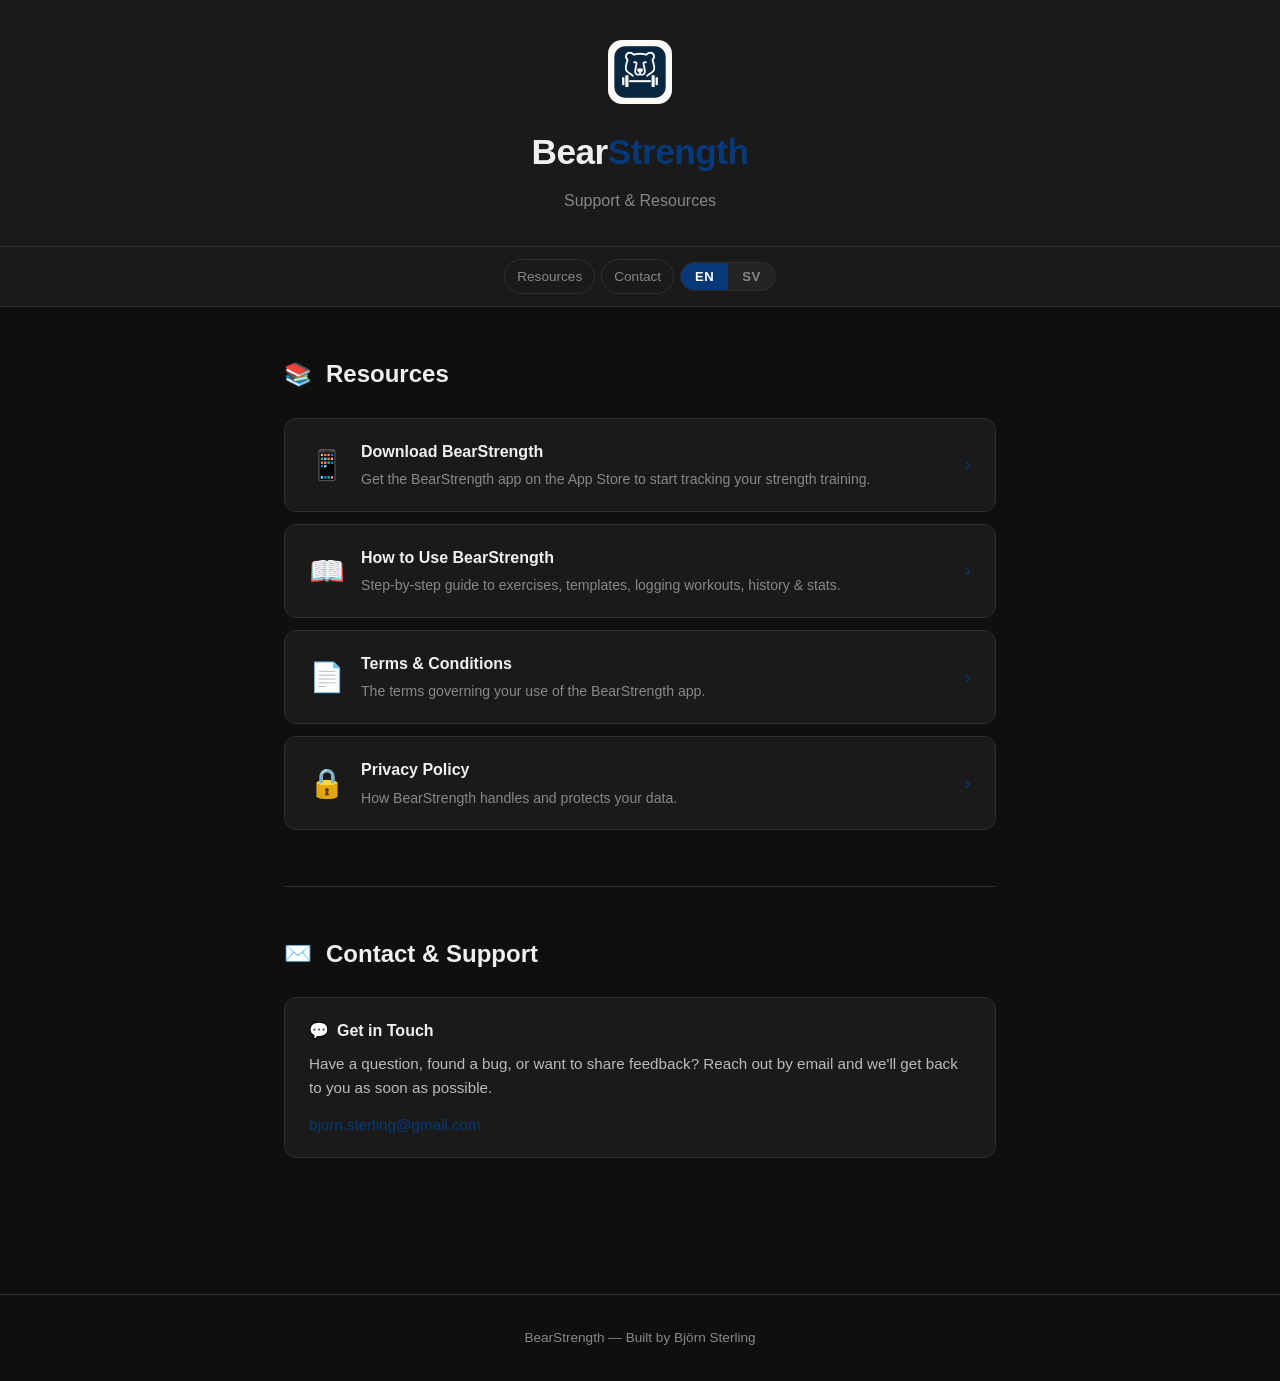
<file: index.html>
<!DOCTYPE html>
<html lang="en">
<head>
  <meta charset="UTF-8" />
  <meta name="viewport" content="width=device-width, initial-scale=1.0" />
  <title>BearStrength — Support</title>
  <link rel="stylesheet" href="css/styles.css">
</head>
<body class="lang-en">

<header>
  <img src="images/AppIcon.png" alt="BearStrength" class="bear">
  <h1>Bear<span>Strength</span></h1>
  <p data-lang="en">Support &amp; Resources</p>
  <p data-lang="sv">Support &amp; Resurser</p>
</header>

<nav>
  <a href="#resources"><span data-lang="en">Resources</span><span data-lang="sv">Resurser</span></a>
  <a href="#contact"><span data-lang="en">Contact</span><span data-lang="sv">Kontakt</span></a>
  <div class="lang-toggle">
    <button class="lang-btn active" id="btn-en" onclick="setLang('en')">EN</button>
    <button class="lang-btn" id="btn-sv" onclick="setLang('sv')">SV</button>
  </div>
</nav>

<main>

  <!-- RESOURCES -->
  <section class="section" id="resources">
    <div class="section-header">
      <span class="icon">📚</span>
      <h2 data-lang="en">Resources</h2>
      <h2 data-lang="sv">Resurser</h2>
    </div>

    <a class="link-card" href="https://apps.apple.com/app/id6759566683">
      <div class="link-card-body">
        <div class="link-card-icon">📱</div>
        <div>
          <h3><span data-lang="en">Download BearStrength</span><span data-lang="sv">Ladda ner BearStrength</span></h3>
          <p data-lang="en">Get the BearStrength app on the App Store to start tracking your strength training.</p>
          <p data-lang="sv">Hämta BearStrength-appen på App Store för att börja spåra din styrketräning.</p>
        </div>
      </div>
      <div class="link-card-arrow">›</div>
    </a>

    <a class="link-card" href="pages/instruction.html">
      <div class="link-card-body">
        <div class="link-card-icon">📖</div>
        <div>
          <h3><span data-lang="en">How to Use BearStrength</span><span data-lang="sv">Hur man använder BearStrength</span></h3>
          <p data-lang="en">Step-by-step guide to exercises, templates, logging workouts, history &amp; stats.</p>
          <p data-lang="sv">Steg-för-steg-guide till övningar, mallar, loggning av träningspass, historik och statistik.</p>
        </div>
      </div>
      <div class="link-card-arrow">›</div>
    </a>

    <a class="link-card" href="pages/TermsAndCondition.html">
      <div class="link-card-body">
        <div class="link-card-icon">📄</div>
        <div>
          <h3><span data-lang="en">Terms &amp; Conditions</span><span data-lang="sv">Användarvillkor</span></h3>
          <p data-lang="en">The terms governing your use of the BearStrength app.</p>
          <p data-lang="sv">Villkoren som gäller för din användning av BearStrength-appen.</p>
        </div>
      </div>
      <div class="link-card-arrow">›</div>
    </a>

    <a class="link-card" href="pages/privacy.html">
      <div class="link-card-body">
        <div class="link-card-icon">🔒</div>
        <div>
          <h3><span data-lang="en">Privacy Policy</span><span data-lang="sv">Integritetspolicy</span></h3>
          <p data-lang="en">How BearStrength handles and protects your data.</p>
          <p data-lang="sv">Hur BearStrength hanterar och skyddar din data.</p>
        </div>
      </div>
      <div class="link-card-arrow">›</div>
    </a>
  </section>

  <hr class="divider" />

  <!-- CONTACT -->
  <section class="section" id="contact">
    <div class="section-header">
      <span class="icon">✉️</span>
      <h2 data-lang="en">Contact &amp; Support</h2>
      <h2 data-lang="sv">Kontakt &amp; Support</h2>
    </div>

    <div class="card">
      <h3><span>💬</span> <span data-lang="en">Get in Touch</span><span data-lang="sv">Kontakta oss</span></h3>
      <p data-lang="en">Have a question, found a bug, or want to share feedback? Reach out by email and we'll get back to you as soon as possible.</p>
      <p data-lang="sv">Har du en fråga, hittat en bugg eller vill dela feedback? Kontakta oss via e-post så återkommer vi så snart som möjligt.</p>
      <p style="margin-top: 12px;">
        <a href="mailto:bjorn.sterling@gmail.com">bjorn.sterling@gmail.com</a>
      </p>
    </div>
  </section>

</main>

<footer>
  <p>BearStrength &mdash; Built by Björn Sterling</p>
</footer>

<script>
  function setLang(lang) {
    document.body.className = 'lang-' + lang;
    document.getElementById('btn-en').classList.toggle('active', lang === 'en');
    document.getElementById('btn-sv').classList.toggle('active', lang === 'sv');
    document.documentElement.lang = lang;
    localStorage.setItem('bs-lang', lang);
  }

  // Restore saved preference
  const saved = localStorage.getItem('bs-lang');
  if (saved === 'sv') setLang('sv');
</script>

</body>
</html>
</file>
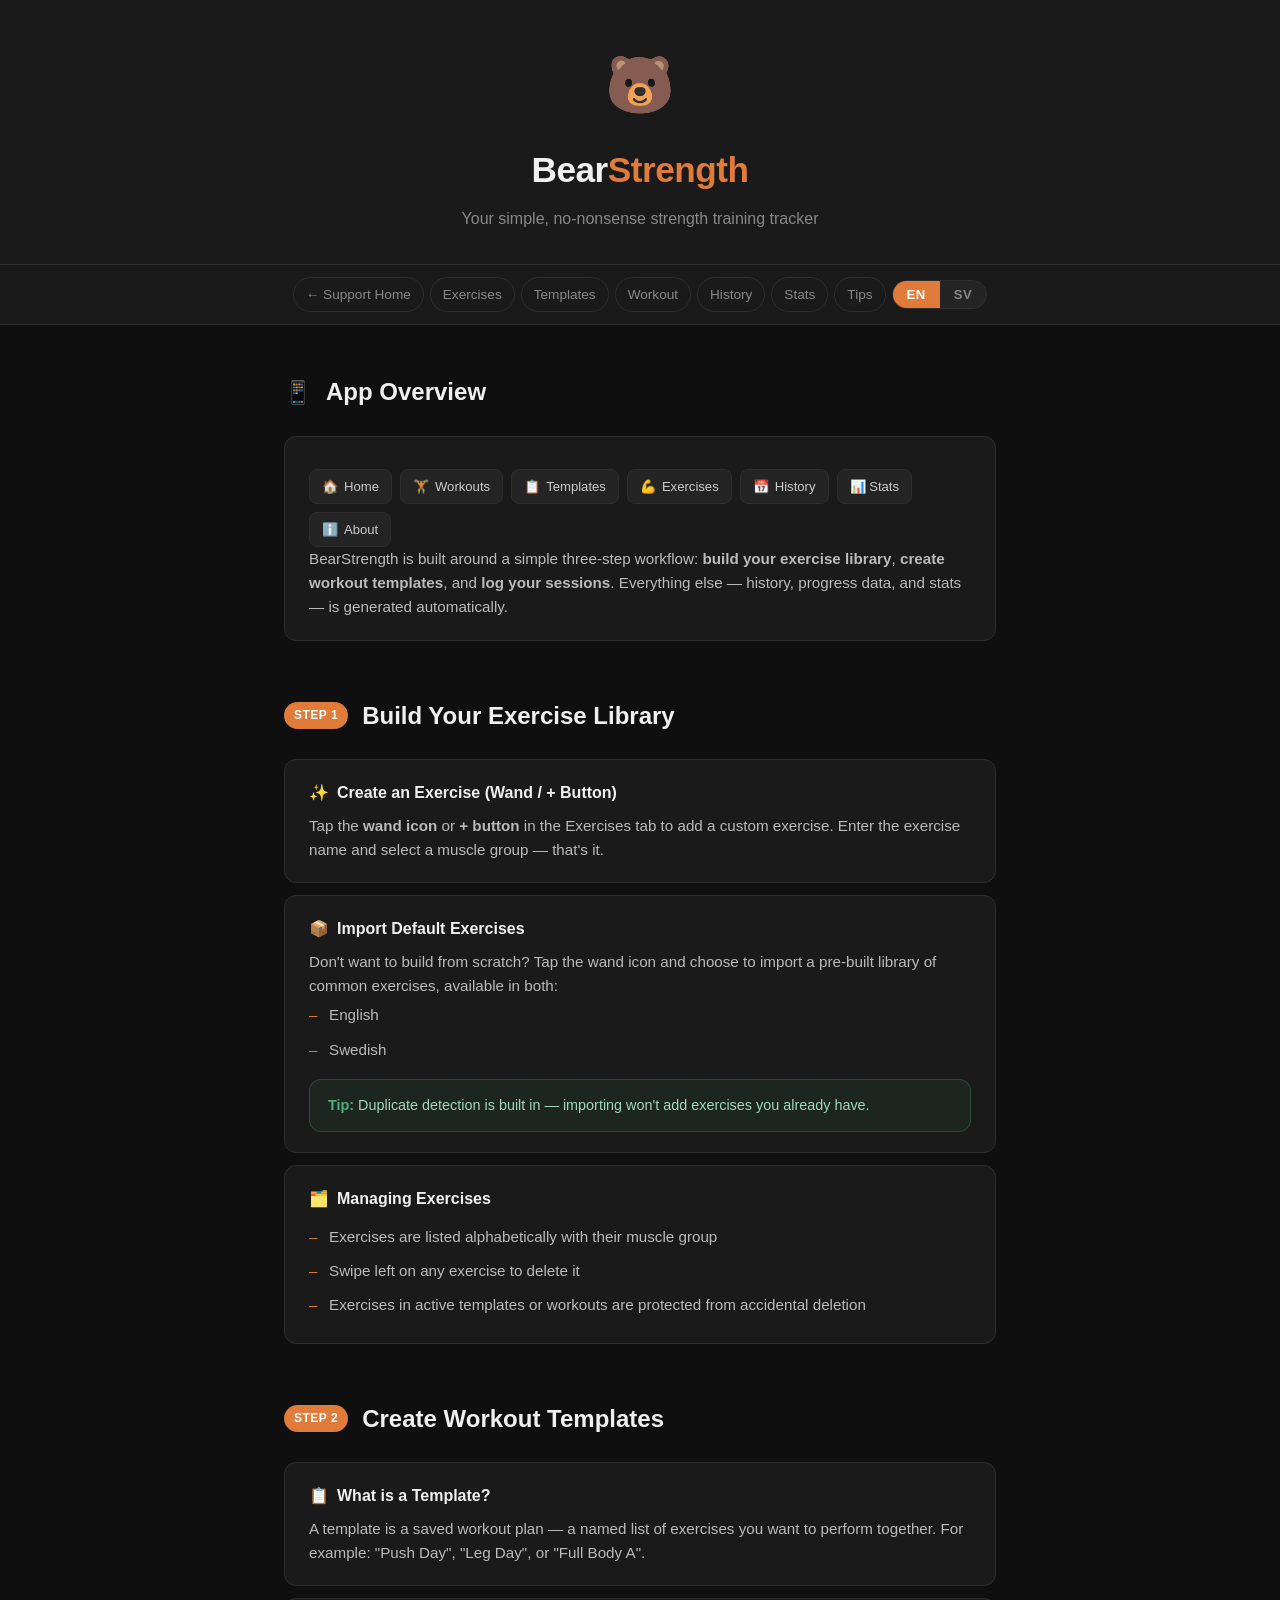
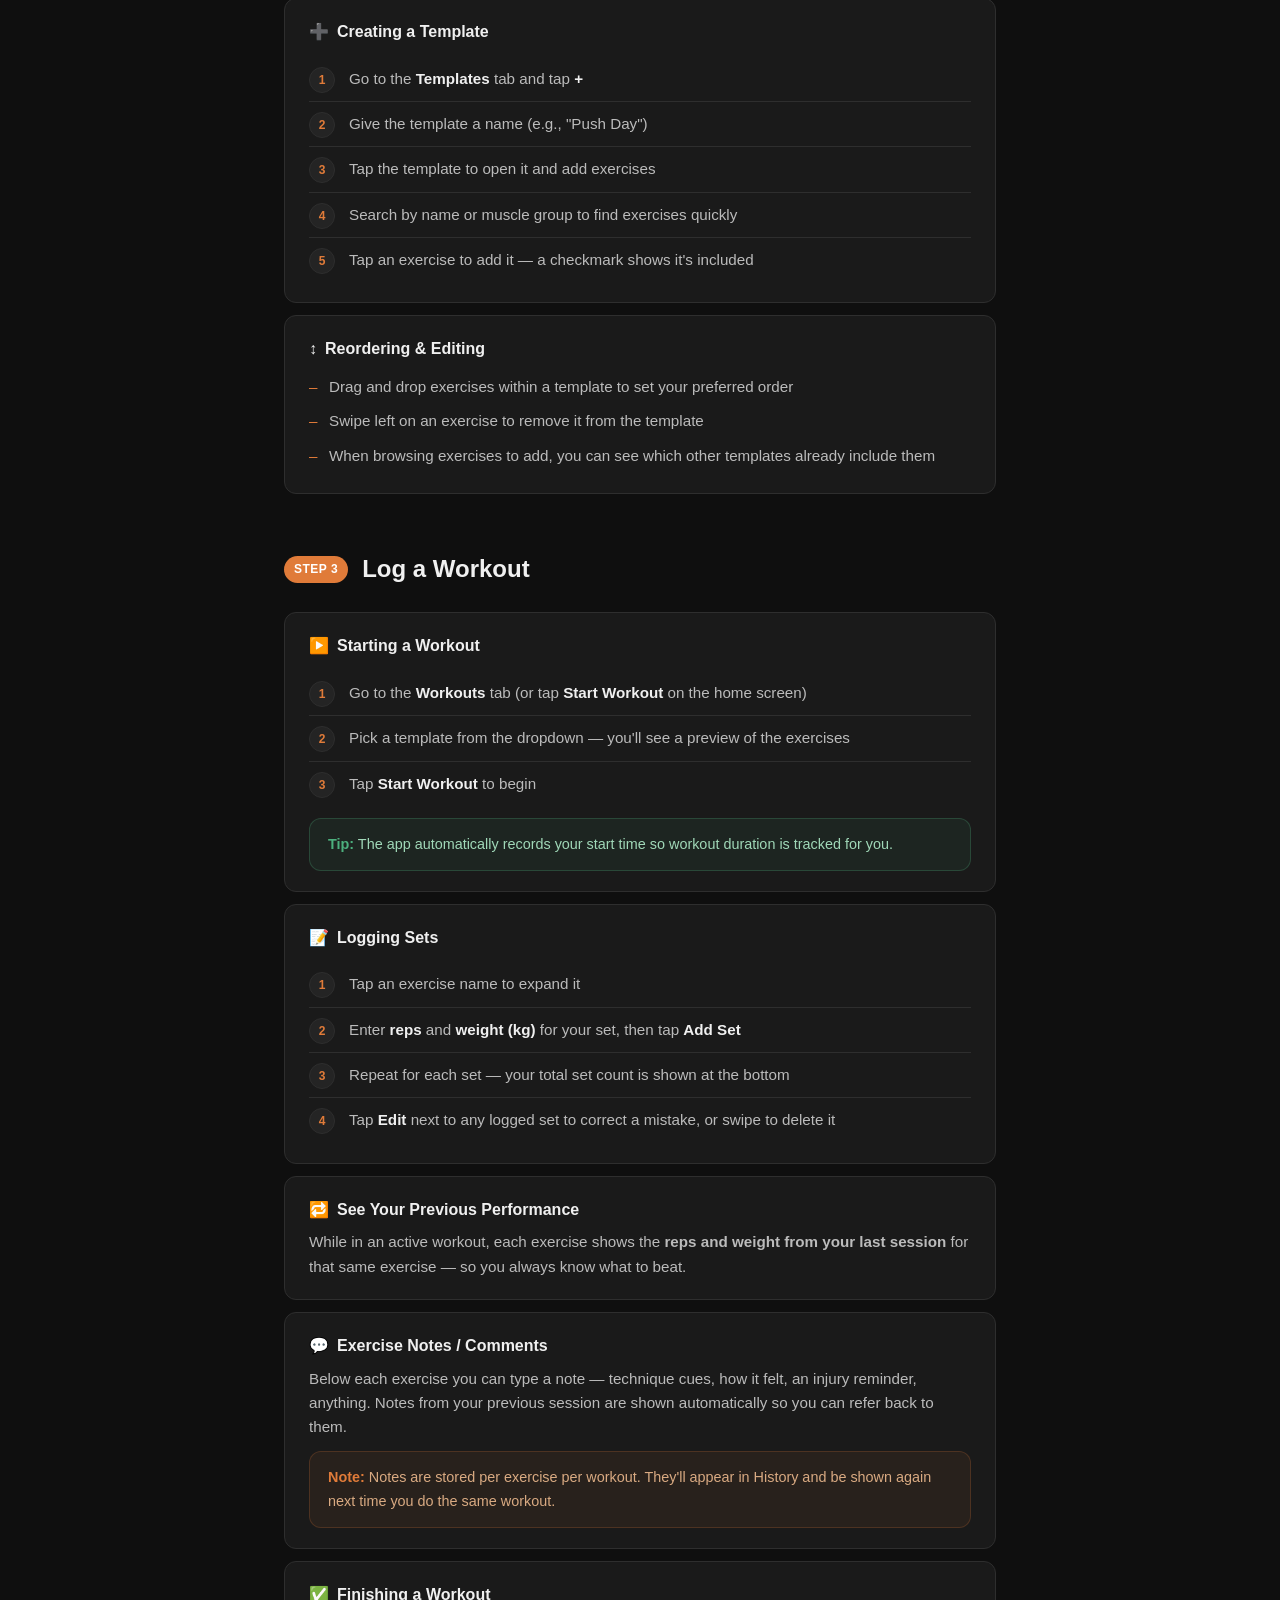
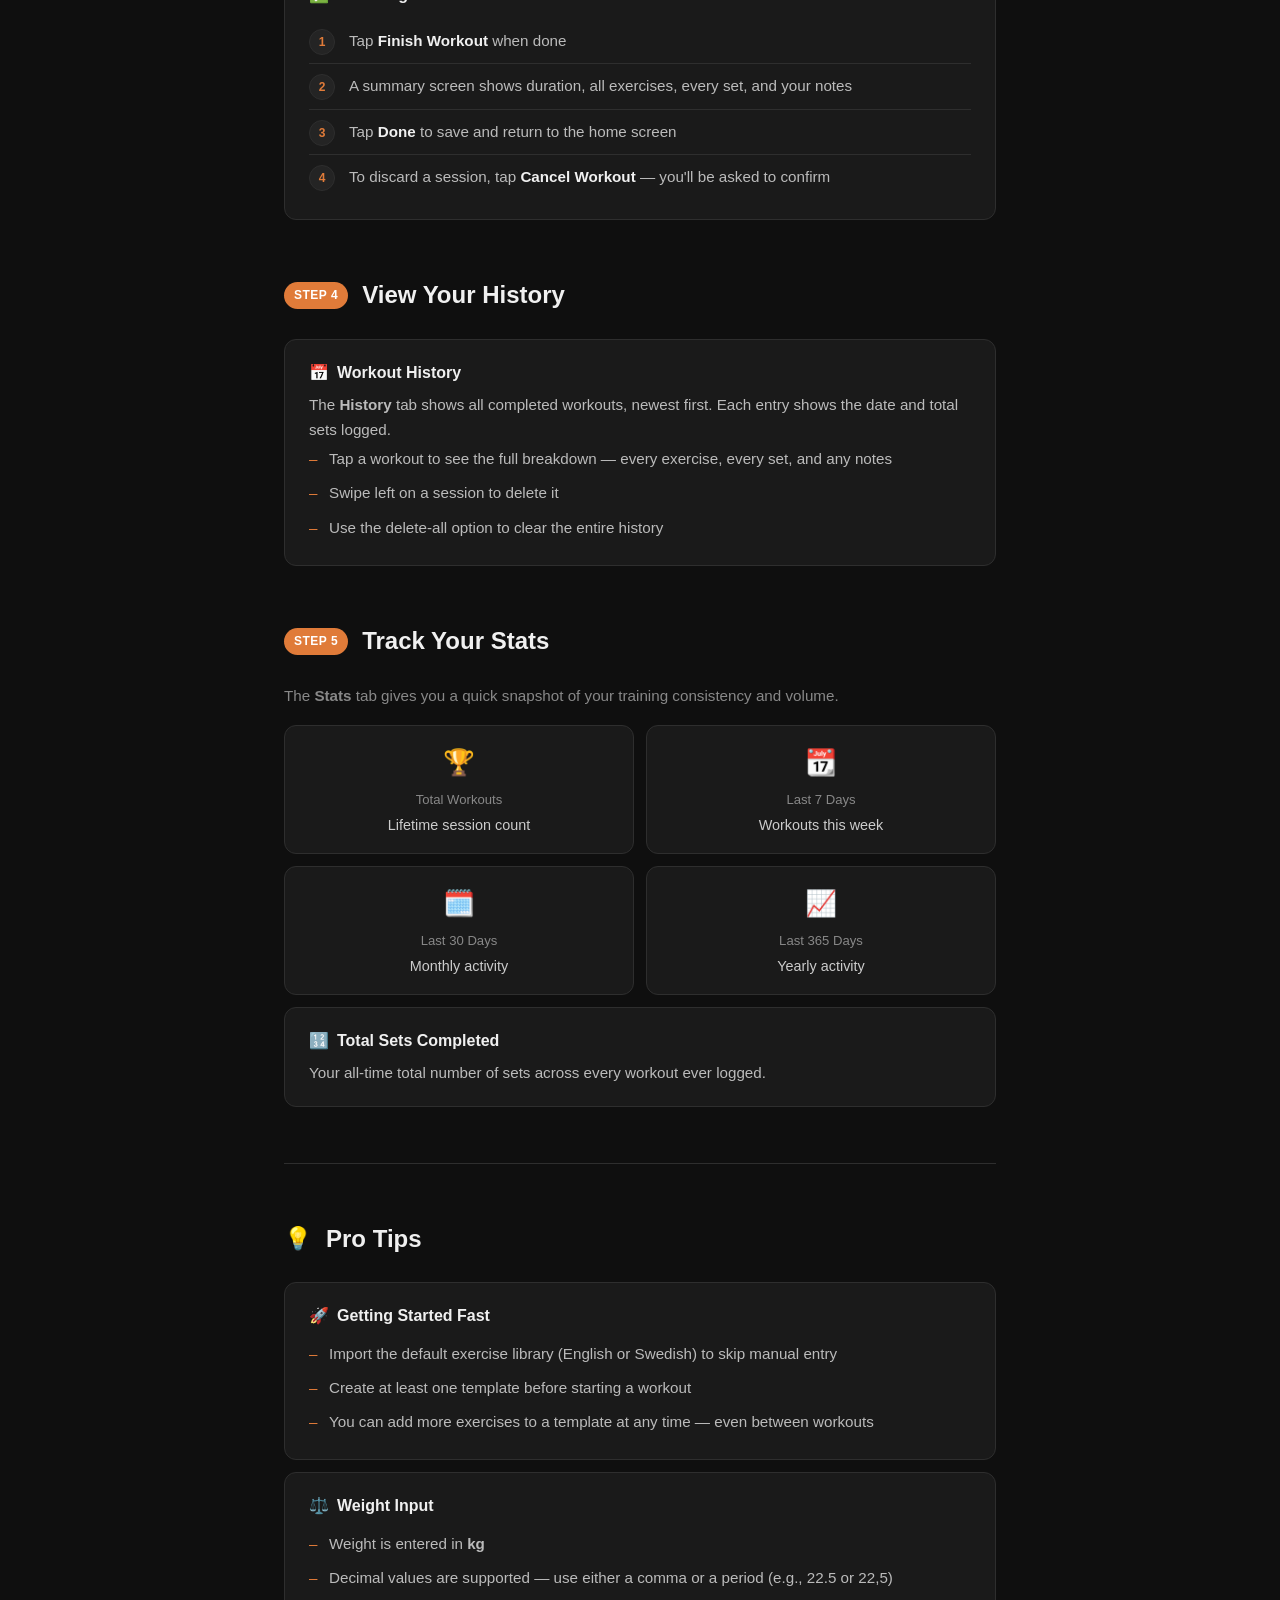
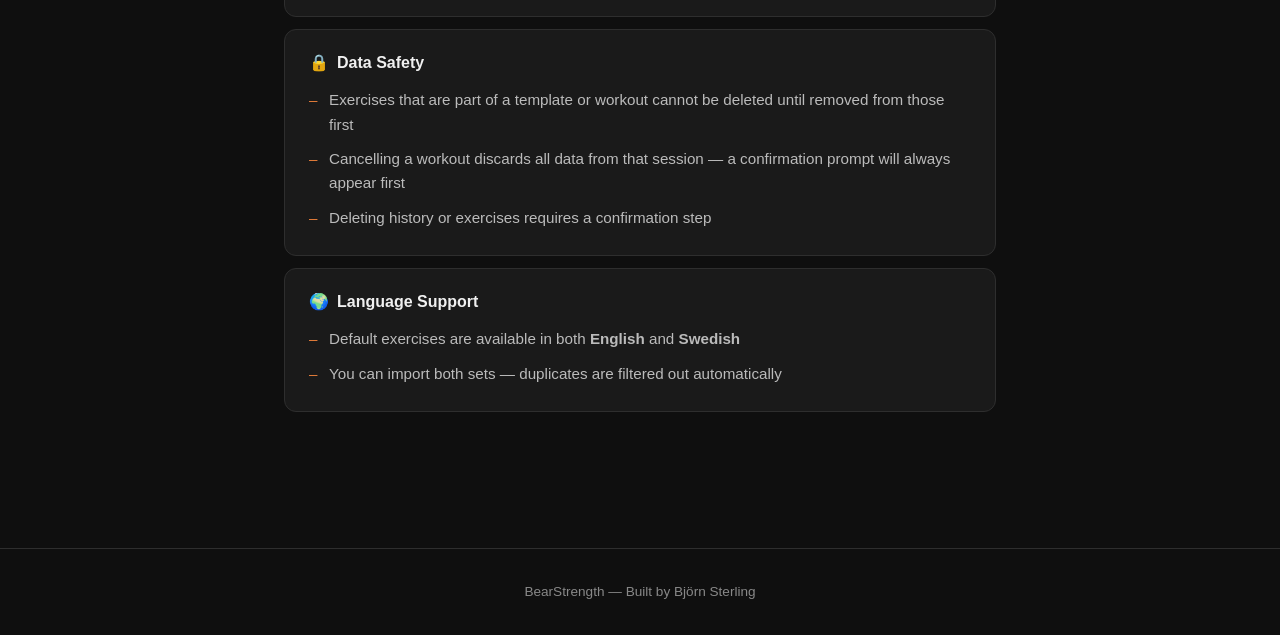
<file: instruction.html>
<!DOCTYPE html>
<html lang="en">
<head>
  <meta charset="UTF-8" />
  <meta name="viewport" content="width=device-width, initial-scale=1.0" />
  <title>BearStrength — How to Use</title>
  <style>
    :root {
      --bg: #0f0f0f;
      --surface: #1a1a1a;
      --surface2: #242424;
      --border: #2e2e2e;
      --accent: #e07b39;
      --accent-dim: #b85e22;
      --text: #f0f0f0;
      --muted: #888;
      --green: #4caf7d;
      --radius: 12px;
    }

    * { box-sizing: border-box; margin: 0; padding: 0; }

    body {
      background: var(--bg);
      color: var(--text);
      font-family: -apple-system, BlinkMacSystemFont, "Segoe UI", Helvetica, Arial, sans-serif;
      font-size: 16px;
      line-height: 1.6;
    }

    header {
      background: var(--surface);
      border-bottom: 1px solid var(--border);
      padding: 40px 24px 32px;
      text-align: center;
    }

    header .bear { font-size: 56px; margin-bottom: 12px; }

    header h1 {
      font-size: 2.2rem;
      font-weight: 800;
      letter-spacing: -0.5px;
    }

    header h1 span { color: var(--accent); }

    header p {
      color: var(--muted);
      margin-top: 8px;
      font-size: 1rem;
    }

    /* Language toggle */
    .lang-toggle {
      display: flex;
      background: var(--surface2);
      border: 1px solid var(--border);
      border-radius: 24px;
      overflow: hidden;
      flex-shrink: 0;
    }

    .lang-btn {
      padding: 6px 14px;
      font-size: 0.82rem;
      font-weight: 600;
      cursor: pointer;
      border: none;
      background: transparent;
      color: var(--muted);
      letter-spacing: 0.5px;
      transition: all 0.15s;
    }

    .lang-btn.active {
      background: var(--accent);
      color: #fff;
    }

    nav {
      background: var(--surface);
      border-bottom: 1px solid var(--border);
      display: flex;
      justify-content: center;
      align-items: center;
      gap: 6px;
      padding: 12px 24px;
      flex-wrap: wrap;
      position: sticky;
      top: 0;
      z-index: 100;
    }

    nav a {
      color: var(--muted);
      text-decoration: none;
      font-size: 0.85rem;
      padding: 6px 12px;
      border-radius: 20px;
      border: 1px solid var(--border);
      transition: all 0.15s;
    }

    nav a:hover {
      color: var(--text);
      border-color: var(--accent);
      background: rgba(224, 123, 57, 0.08);
    }

    main {
      max-width: 760px;
      margin: 0 auto;
      padding: 48px 24px 80px;
    }

    .section {
      margin-bottom: 56px;
    }

    .section-header {
      display: flex;
      align-items: center;
      gap: 14px;
      margin-bottom: 24px;
    }

    .step-badge {
      background: var(--accent);
      color: #fff;
      font-size: 0.75rem;
      font-weight: 700;
      padding: 4px 10px;
      border-radius: 20px;
      white-space: nowrap;
      letter-spacing: 0.5px;
      text-transform: uppercase;
    }

    .section-header h2 {
      font-size: 1.5rem;
      font-weight: 700;
    }

    .icon { font-size: 1.4rem; }

    .card {
      background: var(--surface);
      border: 1px solid var(--border);
      border-radius: var(--radius);
      padding: 20px 24px;
      margin-bottom: 12px;
    }

    .card h3 {
      font-size: 1rem;
      font-weight: 600;
      margin-bottom: 8px;
      display: flex;
      align-items: center;
      gap: 8px;
    }

    .card p, .card li {
      color: #bbb;
      font-size: 0.95rem;
    }

    .card ul {
      list-style: none;
      padding: 0;
    }

    .card ul li {
      padding: 5px 0;
      padding-left: 20px;
      position: relative;
    }

    .card ul li::before {
      content: "–";
      position: absolute;
      left: 0;
      color: var(--accent);
    }

    .tip {
      background: rgba(76, 175, 125, 0.08);
      border: 1px solid rgba(76, 175, 125, 0.25);
      border-radius: var(--radius);
      padding: 14px 18px;
      margin-top: 12px;
      font-size: 0.9rem;
      color: #a0d8b8;
    }

    .tip strong { color: var(--green); }

    .note {
      background: rgba(224, 123, 57, 0.07);
      border: 1px solid rgba(224, 123, 57, 0.2);
      border-radius: var(--radius);
      padding: 14px 18px;
      margin-top: 12px;
      font-size: 0.9rem;
      color: #d9aa82;
    }

    .note strong { color: var(--accent); }

    .sub-steps {
      counter-reset: sub;
      list-style: none;
      padding: 0;
      margin-top: 12px;
    }

    .sub-steps li {
      counter-increment: sub;
      padding: 10px 0 10px 40px;
      position: relative;
      border-bottom: 1px solid var(--border);
      font-size: 0.95rem;
      color: #bbb;
    }

    .sub-steps li:last-child { border-bottom: none; }

    .sub-steps li::before {
      content: counter(sub);
      position: absolute;
      left: 0;
      top: 10px;
      background: var(--surface2);
      border: 1px solid var(--border);
      color: var(--accent);
      font-weight: 700;
      font-size: 0.75rem;
      width: 24px;
      height: 24px;
      border-radius: 50%;
      display: flex;
      align-items: center;
      justify-content: center;
      text-align: center;
      line-height: 24px;
    }

    .sub-steps li strong { color: var(--text); }

    .grid-2 {
      display: grid;
      grid-template-columns: 1fr 1fr;
      gap: 12px;
    }

    @media (max-width: 540px) {
      .grid-2 { grid-template-columns: 1fr; }
    }

    .stat-card {
      background: var(--surface);
      border: 1px solid var(--border);
      border-radius: var(--radius);
      padding: 16px 20px;
      text-align: center;
    }

    .stat-card .stat-icon { font-size: 1.6rem; margin-bottom: 6px; }
    .stat-card .stat-label { font-size: 0.82rem; color: var(--muted); margin-bottom: 4px; }
    .stat-card .stat-desc { font-size: 0.9rem; color: #ccc; font-weight: 500; }

    hr.divider {
      border: none;
      border-top: 1px solid var(--border);
      margin: 56px 0;
    }

    footer {
      text-align: center;
      padding: 32px 24px;
      border-top: 1px solid var(--border);
      color: var(--muted);
      font-size: 0.85rem;
    }

    .tab-row {
      display: flex;
      gap: 8px;
      flex-wrap: wrap;
      margin-top: 12px;
    }

    .tab-chip {
      background: var(--surface2);
      border: 1px solid var(--border);
      border-radius: 8px;
      padding: 6px 12px;
      font-size: 0.82rem;
      color: #ccc;
      display: flex;
      align-items: center;
      gap: 6px;
    }

    /* Language visibility */
    [data-lang] { display: none; }
    body.lang-en [data-lang="en"] { display: revert; }
    body.lang-sv [data-lang="sv"] { display: revert; }

    /* Inline spans (used inside mixed elements) */
    span[data-lang] { display: none; }
    body.lang-en span[data-lang="en"] { display: inline; }
    body.lang-sv span[data-lang="sv"] { display: inline; }
  </style>
</head>
<body class="lang-en">

<header>
  <div class="bear">🐻</div>
  <h1>Bear<span>Strength</span></h1>
  <p data-lang="en">Your simple, no-nonsense strength training tracker</p>
  <p data-lang="sv">Din enkla och raka styrketräningstrackerss</p>
</header>

<nav>
  <a href="index.html"><span data-lang="en">← Support Home</span><span data-lang="sv">← Support Hem</span></a>
  <a href="#exercises"><span data-lang="en">Exercises</span><span data-lang="sv">Övningar</span></a>
  <a href="#templates"><span data-lang="en">Templates</span><span data-lang="sv">Mallar</span></a>
  <a href="#workout"><span data-lang="en">Workout</span><span data-lang="sv">Träning</span></a>
  <a href="#history"><span data-lang="en">History</span><span data-lang="sv">Historik</span></a>
  <a href="#stats">Stats</a>
  <a href="#tips">Tips</a>
  <div class="lang-toggle">
    <button class="lang-btn active" id="btn-en" onclick="setLang('en')">EN</button>
    <button class="lang-btn" id="btn-sv" onclick="setLang('sv')">SV</button>
  </div>
</nav>

<main>

  <!-- OVERVIEW -->
  <section class="section" id="overview">
    <div class="section-header">
      <span class="icon">📱</span>
      <h2 data-lang="en">App Overview</h2>
      <h2 data-lang="sv">Appöversikt</h2>
    </div>
    <div class="card">
      <div class="tab-row">
        <div class="tab-chip">🏠 <span data-lang="en">Home</span><span data-lang="sv">Hem</span></div>
        <div class="tab-chip">🏋️ <span data-lang="en">Workouts</span><span data-lang="sv">Träning</span></div>
        <div class="tab-chip">📋 <span data-lang="en">Templates</span><span data-lang="sv">Mallar</span></div>
        <div class="tab-chip">💪 <span data-lang="en">Exercises</span><span data-lang="sv">Övningar</span></div>
        <div class="tab-chip">📅 <span data-lang="en">History</span><span data-lang="sv">Historik</span></div>
        <div class="tab-chip">📊 Stats</div>
        <div class="tab-chip">ℹ️ <span data-lang="en">About</span><span data-lang="sv">Om</span></div>
      </div>
      <p data-lang="en">BearStrength is built around a simple three-step workflow: <strong>build your exercise library</strong>, <strong>create workout templates</strong>, and <strong>log your sessions</strong>. Everything else — history, progress data, and stats — is generated automatically.</p>
      <p data-lang="sv">BearStrength bygger på ett enkelt trestegsflöde: <strong>bygg ditt övningsbibliotek</strong>, <strong>skapa träningsmallar</strong> och <strong>logga dina pass</strong>. Allt annat — historik, progressionsdata och statistik — genereras automatiskt.</p>      
    </div>
  </section>

  <!-- STEP 1: EXERCISES -->
  <section class="section" id="exercises">
    <div class="section-header">
      <span class="step-badge"><span data-lang="en">Step 1</span><span data-lang="sv">Steg 1</span></span>
      <h2 data-lang="en">Build Your Exercise Library</h2>
      <h2 data-lang="sv">Bygg ditt övningsbibliotek</h2>
    </div>

    <div class="card">
      <h3><span>✨</span> <span data-lang="en">Create an Exercise (Wand / + Button)</span><span data-lang="sv">Skapa en övning (Trollstav / + Knapp)</span></h3>
      <p data-lang="en">Tap the <strong>wand icon</strong> or <strong>+ button</strong> in the Exercises tab to add a custom exercise. Enter the exercise name and select a muscle group — that's it.</p>
      <p data-lang="sv">Tryck på <strong>trollstavsikonen</strong> eller <strong>+ knappen</strong> i fliken Övningar för att lägga till en egen övning. Ange övningens namn och välj en muskelgrupp — det är allt.</p>
    </div>

    <div class="card">
      <h3><span>📦</span> <span data-lang="en">Import Default Exercises</span><span data-lang="sv">Importera standardövningar</span></h3>
      <p data-lang="en">Don't want to build from scratch? Tap the wand icon and choose to import a pre-built library of common exercises, available in both:</p>
      <p data-lang="sv">Vill du inte börja från noll? Tryck på trollstavsikonen och välj att importera ett färdigt bibliotek med vanliga övningar, tillgängligt på båda:</p>
      <ul>
        <li data-lang="en">English</li>
        <li data-lang="en">Swedish</li>
        <li data-lang="sv">Engelska</li>
        <li data-lang="sv">Svenska</li>
      </ul>
      <div class="tip" data-lang="en"><strong>Tip:</strong> Duplicate detection is built in — importing won't add exercises you already have.</div>
      <div class="tip" data-lang="sv"><strong>Tips:</strong> Dubblettdetektering är inbyggd — import lägger inte till övningar du redan har.</div>
    </div>

    <div class="card">
      <h3><span>🗂️</span> <span data-lang="en">Managing Exercises</span><span data-lang="sv">Hantera övningar</span></h3>
      <ul>
        <li data-lang="en">Exercises are listed alphabetically with their muscle group</li>
        <li data-lang="en">Swipe left on any exercise to delete it</li>
        <li data-lang="en">Exercises in active templates or workouts are protected from accidental deletion</li>
        <li data-lang="sv">Övningar listas alfabetiskt med sin muskelgrupp</li>
        <li data-lang="sv">Svep åt vänster på en övning för att ta bort den</li>
        <li data-lang="sv">Övningar som ingår i aktiva mallar eller träningspass är skyddade mot oavsiktlig borttagning</li>
      </ul>
    </div>
  </section>

  <!-- STEP 2: TEMPLATES -->
  <section class="section" id="templates">
    <div class="section-header">
      <span class="step-badge"><span data-lang="en">Step 2</span><span data-lang="sv">Steg 2</span></span>
      <h2 data-lang="en">Create Workout Templates</h2>
      <h2 data-lang="sv">Skapa träningsmallar</h2>
    </div>

    <div class="card">
      <h3><span>📋</span> <span data-lang="en">What is a Template?</span><span data-lang="sv">Vad är en mall?</span></h3>
      <p data-lang="en">A template is a saved workout plan — a named list of exercises you want to perform together. For example: "Push Day", "Leg Day", or "Full Body A".</p>
      <p data-lang="sv">En mall är en sparad träningsplan — en namngiven lista med övningar du vill utföra tillsammans. Till exempel: "Pushdag", "Bendag" eller "Helkropp A".</p>
    </div>

    <div class="card">
      <h3><span>➕</span> <span data-lang="en">Creating a Template</span><span data-lang="sv">Skapa en mall</span></h3>
      <ol class="sub-steps" data-lang="en">
        <li>Go to the <strong>Templates</strong> tab and tap <strong>+</strong></li>
        <li>Give the template a name (e.g., "Push Day")</li>
        <li>Tap the template to open it and add exercises</li>
        <li>Search by name or muscle group to find exercises quickly</li>
        <li>Tap an exercise to add it — a checkmark shows it's included</li>
      </ol>
      <ol class="sub-steps" data-lang="sv">
        <li>Gå till fliken <strong>Mallar</strong> och tryck på <strong>+</strong></li>
        <li>Ge mallen ett namn (t.ex. "Pushdag")</li>
        <li>Tryck på mallen för att öppna den och lägga till övningar</li>
        <li>Sök på namn eller muskelgrupp för att hitta övningar snabbt</li>
        <li>Tryck på en övning för att lägga till den — en bockmarkering visar att den är inkluderad</li>
      </ol>
    </div>

    <div class="card">
      <h3><span>↕️</span> <span data-lang="en">Reordering &amp; Editing</span><span data-lang="sv">Ändra ordning &amp; redigera</span></h3>
      <ul>
        <li data-lang="en">Drag and drop exercises within a template to set your preferred order</li>
        <li data-lang="en">Swipe left on an exercise to remove it from the template</li>
        <li data-lang="en">When browsing exercises to add, you can see which other templates already include them</li>
        <li data-lang="sv">Dra och släpp övningar i en mall för att ange din föredragna ordning</li>
        <li data-lang="sv">Svep åt vänster på en övning för att ta bort den från mallen</li>
        <li data-lang="sv">När du bläddrar bland övningar att lägga till kan du se vilka andra mallar som redan innehåller dem</li>
      </ul>
    </div>
  </section>

  <!-- STEP 3: WORKOUT -->
  <section class="section" id="workout">
    <div class="section-header">
      <span class="step-badge"><span data-lang="en">Step 3</span><span data-lang="sv">Steg 3</span></span>
      <h2 data-lang="en">Log a Workout</h2>
      <h2 data-lang="sv">Logga ett träningspass</h2>
    </div>

    <div class="card">
      <h3><span>▶️</span> <span data-lang="en">Starting a Workout</span><span data-lang="sv">Starta ett träningspass</span></h3>
      <ol class="sub-steps" data-lang="en">
        <li>Go to the <strong>Workouts</strong> tab (or tap <strong>Start Workout</strong> on the home screen)</li>
        <li>Pick a template from the dropdown — you'll see a preview of the exercises</li>
        <li>Tap <strong>Start Workout</strong> to begin</li>
      </ol>
      <ol class="sub-steps" data-lang="sv">
        <li>Gå till fliken <strong>Träning</strong> (eller tryck på <strong>Starta träning</strong> på startskärmen)</li>
        <li>Välj en mall från rullgardinsmenyn — du får en förhandsvisning av övningarna</li>
        <li>Tryck på <strong>Starta träning</strong> för att börja</li>
      </ol>
      <div class="tip" data-lang="en"><strong>Tip:</strong> The app automatically records your start time so workout duration is tracked for you.</div>
      <div class="tip" data-lang="sv"><strong>Tips:</strong> Appen registrerar automatiskt din starttid så att träningspassets längd spåras åt dig.</div>
    </div>

    <div class="card">
      <h3><span>📝</span> <span data-lang="en">Logging Sets</span><span data-lang="sv">Logga set</span></h3>
      <ol class="sub-steps" data-lang="en">
        <li>Tap an exercise name to expand it</li>
        <li>Enter <strong>reps</strong> and <strong>weight (kg)</strong> for your set, then tap <strong>Add Set</strong></li>
        <li>Repeat for each set — your total set count is shown at the bottom</li>
        <li>Tap <strong>Edit</strong> next to any logged set to correct a mistake, or swipe to delete it</li>
      </ol>
      <ol class="sub-steps" data-lang="sv">
        <li>Tryck på ett övningsnamn för att expandera det</li>
        <li>Ange <strong>reps</strong> och <strong>vikt (kg)</strong> för ditt set, tryck sedan på <strong>Lägg till set</strong></li>
        <li>Upprepa för varje set — ditt totala antal set visas längst ner</li>
        <li>Tryck på <strong>Redigera</strong> bredvid ett loggat set för att korrigera ett misstag, eller svep för att ta bort det</li>
      </ol>
    </div>

    <div class="card">
      <h3><span>🔁</span> <span data-lang="en">See Your Previous Performance</span><span data-lang="sv">Se din tidigare prestation</span></h3>
      <p data-lang="en">While in an active workout, each exercise shows the <strong>reps and weight from your last session</strong> for that same exercise — so you always know what to beat.</p>
      <p data-lang="sv">Under ett aktivt träningspass visar varje övning <strong>reps och vikt från ditt senaste pass</strong> för samma övning — så du alltid vet vad du ska slå.</p>
    </div>

    <div class="card">
      <h3><span>💬</span> <span data-lang="en">Exercise Notes / Comments</span><span data-lang="sv">Övningsanteckningar / Kommentarer</span></h3>
      <p data-lang="en">Below each exercise you can type a note — technique cues, how it felt, an injury reminder, anything. Notes from your previous session are shown automatically so you can refer back to them.</p>
      <p data-lang="sv">Under varje övning kan du skriva en anteckning — teknikpåminnelser, hur det kändes, en skadepåminnelse, vad som helst. Anteckningar från ditt föregående pass visas automatiskt så att du kan hänvisa till dem.</p>
      <div class="note" data-lang="en"><strong>Note:</strong> Notes are stored per exercise per workout. They'll appear in History and be shown again next time you do the same workout.</div>
      <div class="note" data-lang="sv"><strong>Obs:</strong> Anteckningar lagras per övning per träningspass. De visas i Historik och visas igen nästa gång du gör samma träningspass.</div>
    </div>

    <div class="card">
      <h3><span>✅</span> <span data-lang="en">Finishing a Workout</span><span data-lang="sv">Avsluta ett träningspass</span></h3>
      <ol class="sub-steps" data-lang="en">
        <li>Tap <strong>Finish Workout</strong> when done</li>
        <li>A summary screen shows duration, all exercises, every set, and your notes</li>
        <li>Tap <strong>Done</strong> to save and return to the home screen</li>
        <li>To discard a session, tap <strong>Cancel Workout</strong> — you'll be asked to confirm</li>
      </ol>
      <ol class="sub-steps" data-lang="sv">
        <li>Tryck på <strong>Avsluta träning</strong> när du är klar</li>
        <li>En sammanfattningsskärm visar varaktighet, alla övningar, varje set och dina anteckningar</li>
        <li>Tryck på <strong>Klar</strong> för att spara och återgå till startskärmen</li>
        <li>För att avbryta ett pass, tryck på <strong>Avbryt träning</strong> — du ombeds bekräfta</li>
      </ol>
    </div>
  </section>

  <!-- STEP 4: HISTORY -->
  <section class="section" id="history">
    <div class="section-header">
      <span class="step-badge"><span data-lang="en">Step 4</span><span data-lang="sv">Steg 4</span></span>
      <h2 data-lang="en">View Your History</h2>
      <h2 data-lang="sv">Visa din historik</h2>
    </div>

    <div class="card">
      <h3><span>📅</span> <span data-lang="en">Workout History</span><span data-lang="sv">Träningshistorik</span></h3>
      <p data-lang="en">The <strong>History</strong> tab shows all completed workouts, newest first. Each entry shows the date and total sets logged.</p>
      <p data-lang="sv">Fliken <strong>Historik</strong> visar alla avslutade träningspass, nyast först. Varje post visar datum och totalt antal loggade set.</p>
      <ul>
        <li data-lang="en">Tap a workout to see the full breakdown — every exercise, every set, and any notes</li>
        <li data-lang="en">Swipe left on a session to delete it</li>
        <li data-lang="en">Use the delete-all option to clear the entire history</li>
        <li data-lang="sv">Tryck på ett träningspass för att se hela nedbrytningen — varje övning, varje set och eventuella anteckningar</li>
        <li data-lang="sv">Svep åt vänster på ett pass för att ta bort det</li>
        <li data-lang="sv">Använd alternativet ta bort allt för att rensa hela historiken</li>
      </ul>
    </div>
  </section>

  <!-- STEP 5: STATS -->
  <section class="section" id="stats">
    <div class="section-header">
      <span class="step-badge"><span data-lang="en">Step 5</span><span data-lang="sv">Steg 5</span></span>
      <h2 data-lang="en">Track Your Stats</h2>
      <h2 data-lang="sv">Följ din statistik</h2>
    </div>

    <p style="color: var(--muted); font-size: 0.95rem; margin-bottom: 16px;" data-lang="en">The <strong>Stats</strong> tab gives you a quick snapshot of your training consistency and volume.</p>
    <p style="color: var(--muted); font-size: 0.95rem; margin-bottom: 16px;" data-lang="sv">Fliken <strong>Stats</strong> ger dig en snabb överblick av din träningskonsistens och volym.</p>

    <div class="grid-2">
      <div class="stat-card">
        <div class="stat-icon">🏆</div>
        <div class="stat-label"><span data-lang="en">Total Workouts</span><span data-lang="sv">Totala träningspass</span></div>
        <div class="stat-desc"><span data-lang="en">Lifetime session count</span><span data-lang="sv">Antal pass totalt</span></div>
      </div>
      <div class="stat-card">
        <div class="stat-icon">📆</div>
        <div class="stat-label"><span data-lang="en">Last 7 Days</span><span data-lang="sv">Senaste 7 dagarna</span></div>
        <div class="stat-desc"><span data-lang="en">Workouts this week</span><span data-lang="sv">Pass den här veckan</span></div>
      </div>
      <div class="stat-card">
        <div class="stat-icon">🗓️</div>
        <div class="stat-label"><span data-lang="en">Last 30 Days</span><span data-lang="sv">Senaste 30 dagarna</span></div>
        <div class="stat-desc"><span data-lang="en">Monthly activity</span><span data-lang="sv">Månadsaktivitet</span></div>
      </div>
      <div class="stat-card">
        <div class="stat-icon">📈</div>
        <div class="stat-label"><span data-lang="en">Last 365 Days</span><span data-lang="sv">Senaste 365 dagarna</span></div>
        <div class="stat-desc"><span data-lang="en">Yearly activity</span><span data-lang="sv">Årsaktivitet</span></div>
      </div>
    </div>

    <div class="card" style="margin-top: 12px;">
      <h3><span>🔢</span> <span data-lang="en">Total Sets Completed</span><span data-lang="sv">Totalt antal set genomförda</span></h3>
      <p data-lang="en">Your all-time total number of sets across every workout ever logged.</p>
      <p data-lang="sv">Ditt totala antal set genom alla träningspass du någonsin loggat.</p>
    </div>
  </section>

  <hr class="divider" />

  <!-- TIPS -->
  <section class="section" id="tips">
    <div class="section-header">
      <span class="icon">💡</span>
      <h2 data-lang="en">Pro Tips</h2>
      <h2 data-lang="sv">Pro-tips</h2>
    </div>

    <div class="card">
      <h3><span>🚀</span> <span data-lang="en">Getting Started Fast</span><span data-lang="sv">Kom igång snabbt</span></h3>
      <ul>
        <li data-lang="en">Import the default exercise library (English or Swedish) to skip manual entry</li>
        <li data-lang="en">Create at least one template before starting a workout</li>
        <li data-lang="en">You can add more exercises to a template at any time — even between workouts</li>
        <li data-lang="sv">Importera standardövningsbiblioteket (engelska eller svenska) för att hoppa över manuell inmatning</li>
        <li data-lang="sv">Skapa minst en mall innan du startar ett träningspass</li>
        <li data-lang="sv">Du kan lägga till fler övningar i en mall när som helst — även mellan träningspass</li>
      </ul>
    </div>

    <div class="card">
      <h3><span>⚖️</span> <span data-lang="en">Weight Input</span><span data-lang="sv">Viktinmatning</span></h3>
      <ul>
        <li data-lang="en">Weight is entered in <strong>kg</strong></li>
        <li data-lang="en">Decimal values are supported — use either a comma or a period (e.g., 22.5 or 22,5)</li>
        <li data-lang="sv">Vikt anges i <strong>kg</strong></li>
        <li data-lang="sv">Decimalvärden stöds — använd antingen komma eller punkt (t.ex. 22,5 eller 22.5)</li>
      </ul>
    </div>

    <div class="card">
      <h3><span>🔒</span> <span data-lang="en">Data Safety</span><span data-lang="sv">Datasäkerhet</span></h3>
      <ul>
        <li data-lang="en">Exercises that are part of a template or workout cannot be deleted until removed from those first</li>
        <li data-lang="en">Cancelling a workout discards all data from that session — a confirmation prompt will always appear first</li>
        <li data-lang="en">Deleting history or exercises requires a confirmation step</li>
        <li data-lang="sv">Övningar som är en del av en mall eller ett träningspass kan inte tas bort förrän de tagits bort därifrån</li>
        <li data-lang="sv">Att avbryta ett träningspass raderar all data från det passet — en bekräftelseprompt visas alltid först</li>
        <li data-lang="sv">Att ta bort historik eller övningar kräver ett bekräftelsesteg</li>
      </ul>
    </div>

    <div class="card">
      <h3><span>🌍</span> <span data-lang="en">Language Support</span><span data-lang="sv">Språkstöd</span></h3>
      <ul>
        <li data-lang="en">Default exercises are available in both <strong>English</strong> and <strong>Swedish</strong></li>
        <li data-lang="en">You can import both sets — duplicates are filtered out automatically</li>
        <li data-lang="sv">Standardövningar finns på både <strong>engelska</strong> och <strong>svenska</strong></li>
        <li data-lang="sv">Du kan importera båda uppsättningarna — dubbletter filtreras bort automatiskt</li>
      </ul>
    </div>
  </section>

</main>

<footer>
  <p>BearStrength &mdash; Built by Björn Sterling</p>
</footer>

<script>
  function setLang(lang) {
    document.body.className = 'lang-' + lang;
    document.getElementById('btn-en').classList.toggle('active', lang === 'en');
    document.getElementById('btn-sv').classList.toggle('active', lang === 'sv');
    document.documentElement.lang = lang;
    localStorage.setItem('bs-lang', lang);
  }

  // Restore saved preference
  const saved = localStorage.getItem('bs-lang');
  if (saved === 'sv') setLang('sv');
</script>

</body>
</html>
</file>
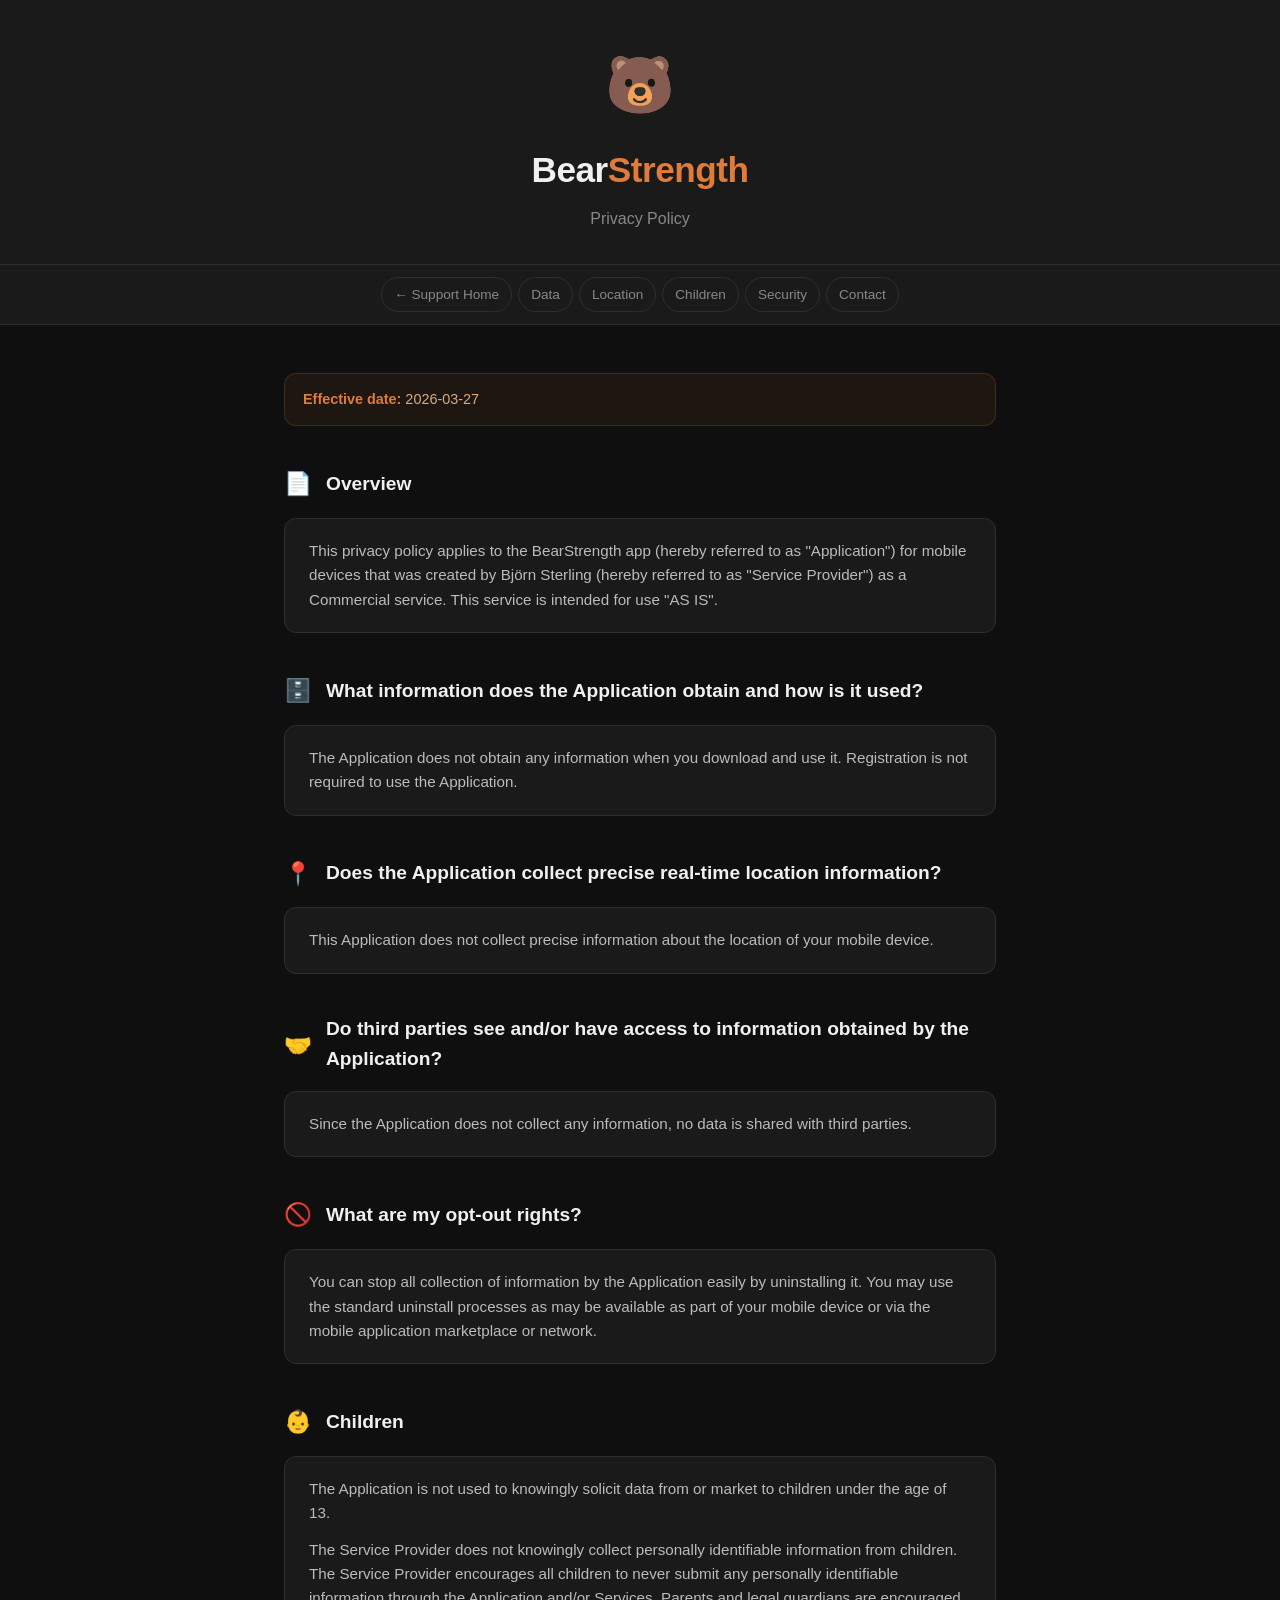
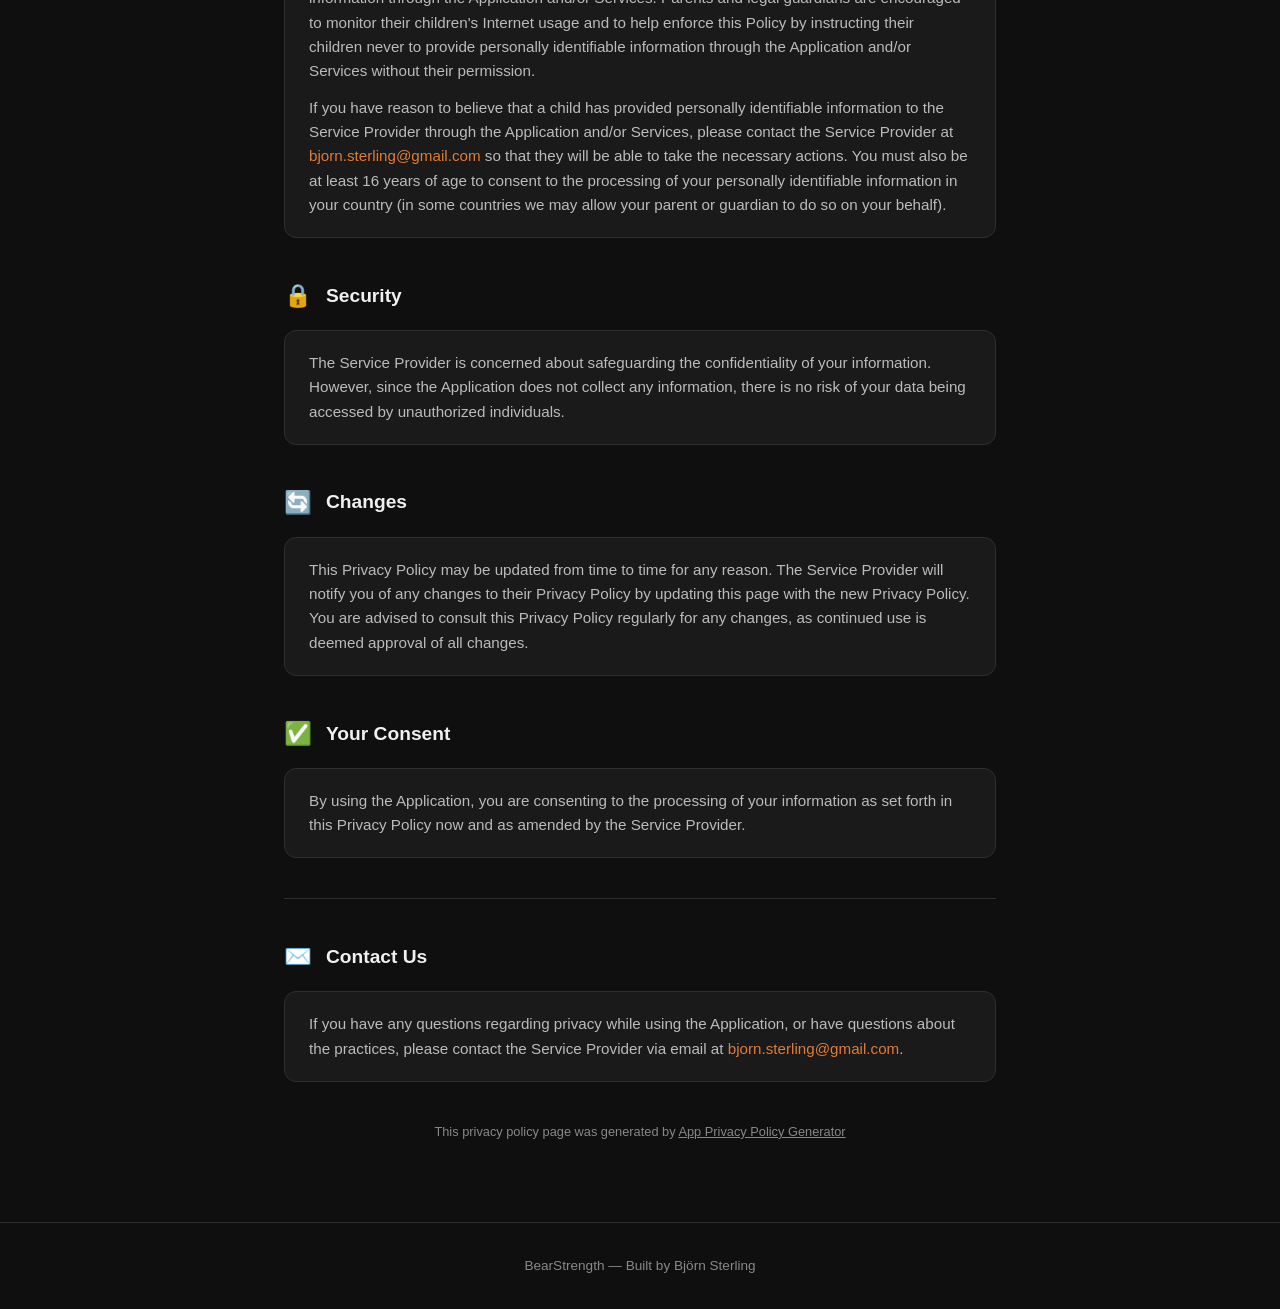
<file: privacy.html>
<!DOCTYPE html>
<html lang="en">
<head>
  <meta charset="UTF-8" />
  <meta name="viewport" content="width=device-width, initial-scale=1.0" />
  <title>BearStrength — Privacy Policy</title>
  <style>
    :root {
      --bg: #0f0f0f;
      --surface: #1a1a1a;
      --surface2: #242424;
      --border: #2e2e2e;
      --accent: #e07b39;
      --text: #f0f0f0;
      --muted: #888;
      --green: #4caf7d;
      --radius: 12px;
    }

    * { box-sizing: border-box; margin: 0; padding: 0; }

    body {
      background: var(--bg);
      color: var(--text);
      font-family: -apple-system, BlinkMacSystemFont, "Segoe UI", Helvetica, Arial, sans-serif;
      font-size: 16px;
      line-height: 1.6;
    }

    header {
      background: var(--surface);
      border-bottom: 1px solid var(--border);
      padding: 40px 24px 32px;
      text-align: center;
    }

    header .bear { font-size: 56px; margin-bottom: 12px; }

    header h1 {
      font-size: 2.2rem;
      font-weight: 800;
      letter-spacing: -0.5px;
    }

    header h1 span { color: var(--accent); }

    header p {
      color: var(--muted);
      margin-top: 8px;
      font-size: 1rem;
    }

    nav {
      background: var(--surface);
      border-bottom: 1px solid var(--border);
      display: flex;
      justify-content: center;
      align-items: center;
      gap: 6px;
      padding: 12px 24px;
      flex-wrap: wrap;
      position: sticky;
      top: 0;
      z-index: 100;
    }

    nav a {
      color: var(--muted);
      text-decoration: none;
      font-size: 0.85rem;
      padding: 6px 12px;
      border-radius: 20px;
      border: 1px solid var(--border);
      transition: all 0.15s;
    }

    nav a:hover, nav a:focus {
      color: var(--text);
      border-color: var(--accent);
      background: rgba(224, 123, 57, 0.08);
    }

    main {
      max-width: 760px;
      margin: 0 auto;
      padding: 48px 24px 80px;
    }

    .section {
      margin-bottom: 40px;
    }

    .section-header {
      display: flex;
      align-items: center;
      gap: 14px;
      margin-bottom: 16px;
    }

    .section-header h2 {
      font-size: 1.2rem;
      font-weight: 700;
    }

    .icon { font-size: 1.4rem; }

    .card {
      background: var(--surface);
      border: 1px solid var(--border);
      border-radius: var(--radius);
      padding: 20px 24px;
    }

    .card p {
      color: #bbb;
      font-size: 0.95rem;
    }

    .card p + p {
      margin-top: 12px;
    }

    .card a {
      color: var(--accent);
      text-decoration: none;
    }

    .card a:hover { text-decoration: underline; }

    .effective-date {
      background: rgba(224, 123, 57, 0.07);
      border: 1px solid rgba(224, 123, 57, 0.2);
      border-radius: var(--radius);
      padding: 14px 18px;
      margin-bottom: 40px;
      font-size: 0.9rem;
      color: #d9aa82;
    }

    .effective-date strong { color: var(--accent); }

    hr.divider {
      border: none;
      border-top: 1px solid var(--border);
      margin: 40px 0;
    }

    .generated-note {
      font-size: 0.8rem;
      color: var(--muted);
      text-align: center;
      margin-top: 40px;
    }

    .generated-note a {
      color: var(--muted);
      text-decoration: underline;
    }

    footer {
      text-align: center;
      padding: 32px 24px;
      border-top: 1px solid var(--border);
      color: var(--muted);
      font-size: 0.85rem;
    }
  </style>
</head>
<body>

<header>
  <div class="bear">🐻</div>
  <h1>Bear<span>Strength</span></h1>
  <p>Privacy Policy</p>
</header>

<nav>
  <a href="index.html">← Support Home</a>
  <a href="#data">Data</a>
  <a href="#location">Location</a>
  <a href="#children">Children</a>
  <a href="#security">Security</a>
  <a href="#contact">Contact</a>
</nav>

<main>

  <div class="effective-date">
    <strong>Effective date:</strong> 2026-03-27
  </div>

  <!-- INTRO -->
  <section class="section" id="intro">
    <div class="section-header">
      <span class="icon">📄</span>
      <h2>Overview</h2>
    </div>
    <div class="card">
      <p>This privacy policy applies to the BearStrength app (hereby referred to as "Application") for mobile devices that was created by Björn Sterling (hereby referred to as "Service Provider") as a Commercial service. This service is intended for use "AS IS".</p>
    </div>
  </section>

  <!-- DATA -->
  <section class="section" id="data">
    <div class="section-header">
      <span class="icon">🗄️</span>
      <h2>What information does the Application obtain and how is it used?</h2>
    </div>
    <div class="card">
      <p>The Application does not obtain any information when you download and use it. Registration is not required to use the Application.</p>
    </div>
  </section>

  <!-- LOCATION -->
  <section class="section" id="location">
    <div class="section-header">
      <span class="icon">📍</span>
      <h2>Does the Application collect precise real-time location information?</h2>
    </div>
    <div class="card">
      <p>This Application does not collect precise information about the location of your mobile device.</p>
    </div>
  </section>

  <!-- THIRD PARTIES -->
  <section class="section" id="third-parties">
    <div class="section-header">
      <span class="icon">🤝</span>
      <h2>Do third parties see and/or have access to information obtained by the Application?</h2>
    </div>
    <div class="card">
      <p>Since the Application does not collect any information, no data is shared with third parties.</p>
    </div>
  </section>

  <!-- OPT-OUT -->
  <section class="section" id="opt-out">
    <div class="section-header">
      <span class="icon">🚫</span>
      <h2>What are my opt-out rights?</h2>
    </div>
    <div class="card">
      <p>You can stop all collection of information by the Application easily by uninstalling it. You may use the standard uninstall processes as may be available as part of your mobile device or via the mobile application marketplace or network.</p>
    </div>
  </section>

  <!-- CHILDREN -->
  <section class="section" id="children">
    <div class="section-header">
      <span class="icon">👶</span>
      <h2>Children</h2>
    </div>
    <div class="card">
      <p>The Application is not used to knowingly solicit data from or market to children under the age of 13.</p>
      <p>The Service Provider does not knowingly collect personally identifiable information from children. The Service Provider encourages all children to never submit any personally identifiable information through the Application and/or Services. Parents and legal guardians are encouraged to monitor their children's Internet usage and to help enforce this Policy by instructing their children never to provide personally identifiable information through the Application and/or Services without their permission.</p>
      <p>If you have reason to believe that a child has provided personally identifiable information to the Service Provider through the Application and/or Services, please contact the Service Provider at <a href="mailto:bjorn.sterling@gmail.com">bjorn.sterling@gmail.com</a> so that they will be able to take the necessary actions. You must also be at least 16 years of age to consent to the processing of your personally identifiable information in your country (in some countries we may allow your parent or guardian to do so on your behalf).</p>
    </div>
  </section>

  <!-- SECURITY -->
  <section class="section" id="security">
    <div class="section-header">
      <span class="icon">🔒</span>
      <h2>Security</h2>
    </div>
    <div class="card">
      <p>The Service Provider is concerned about safeguarding the confidentiality of your information. However, since the Application does not collect any information, there is no risk of your data being accessed by unauthorized individuals.</p>
    </div>
  </section>

  <!-- CHANGES -->
  <section class="section" id="changes">
    <div class="section-header">
      <span class="icon">🔄</span>
      <h2>Changes</h2>
    </div>
    <div class="card">
      <p>This Privacy Policy may be updated from time to time for any reason. The Service Provider will notify you of any changes to their Privacy Policy by updating this page with the new Privacy Policy. You are advised to consult this Privacy Policy regularly for any changes, as continued use is deemed approval of all changes.</p>
    </div>
  </section>

  <!-- CONSENT -->
  <section class="section" id="consent">
    <div class="section-header">
      <span class="icon">✅</span>
      <h2>Your Consent</h2>
    </div>
    <div class="card">
      <p>By using the Application, you are consenting to the processing of your information as set forth in this Privacy Policy now and as amended by the Service Provider.</p>
    </div>
  </section>

  <hr class="divider" />

  <!-- CONTACT -->
  <section class="section" id="contact">
    <div class="section-header">
      <span class="icon">✉️</span>
      <h2>Contact Us</h2>
    </div>
    <div class="card">
      <p>If you have any questions regarding privacy while using the Application, or have questions about the practices, please contact the Service Provider via email at <a href="mailto:bjorn.sterling@gmail.com">bjorn.sterling@gmail.com</a>.</p>
    </div>
  </section>

  <p class="generated-note">This privacy policy page was generated by <a href="https://app-privacy-policy-generator.nisrulz.com/" target="_blank" rel="noopener noreferrer">App Privacy Policy Generator</a></p>

</main>

<footer>
  <p>BearStrength &mdash; Built by Björn Sterling</p>
</footer>

</body>
</html>
</file>
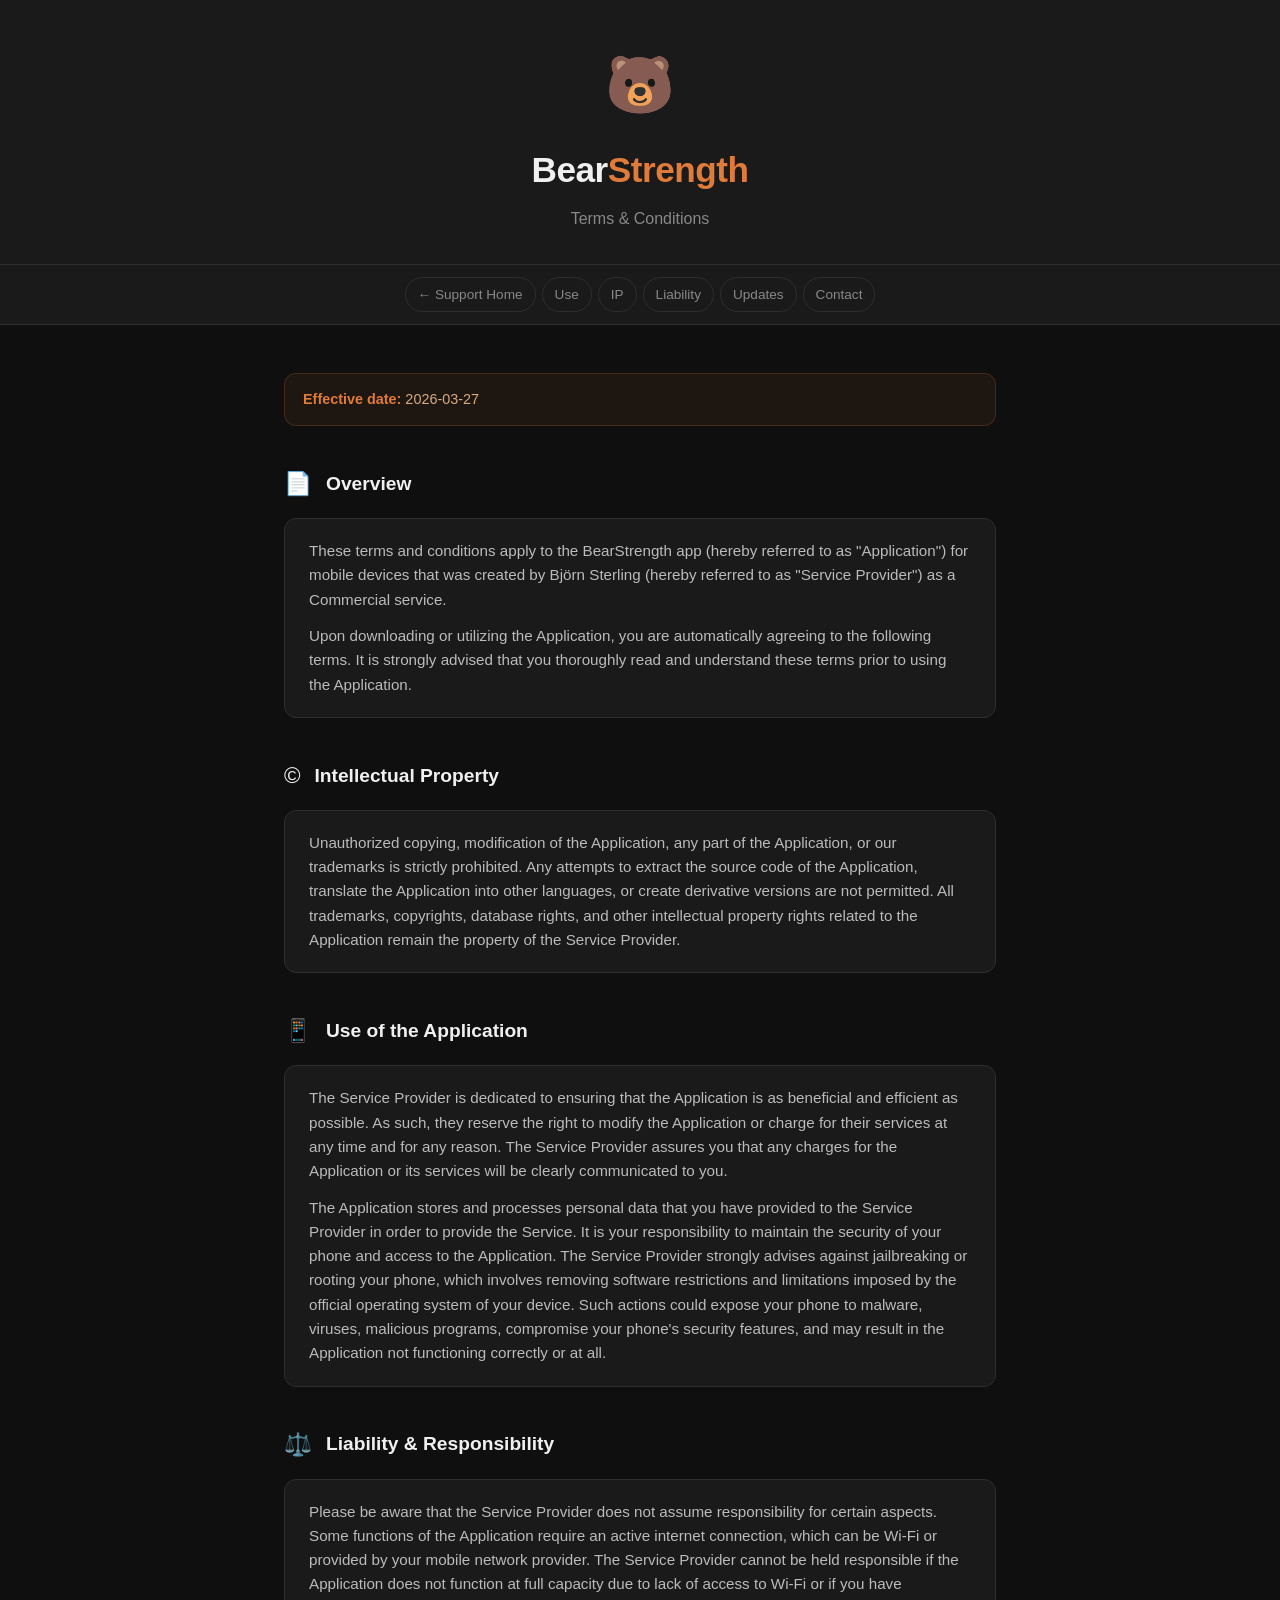
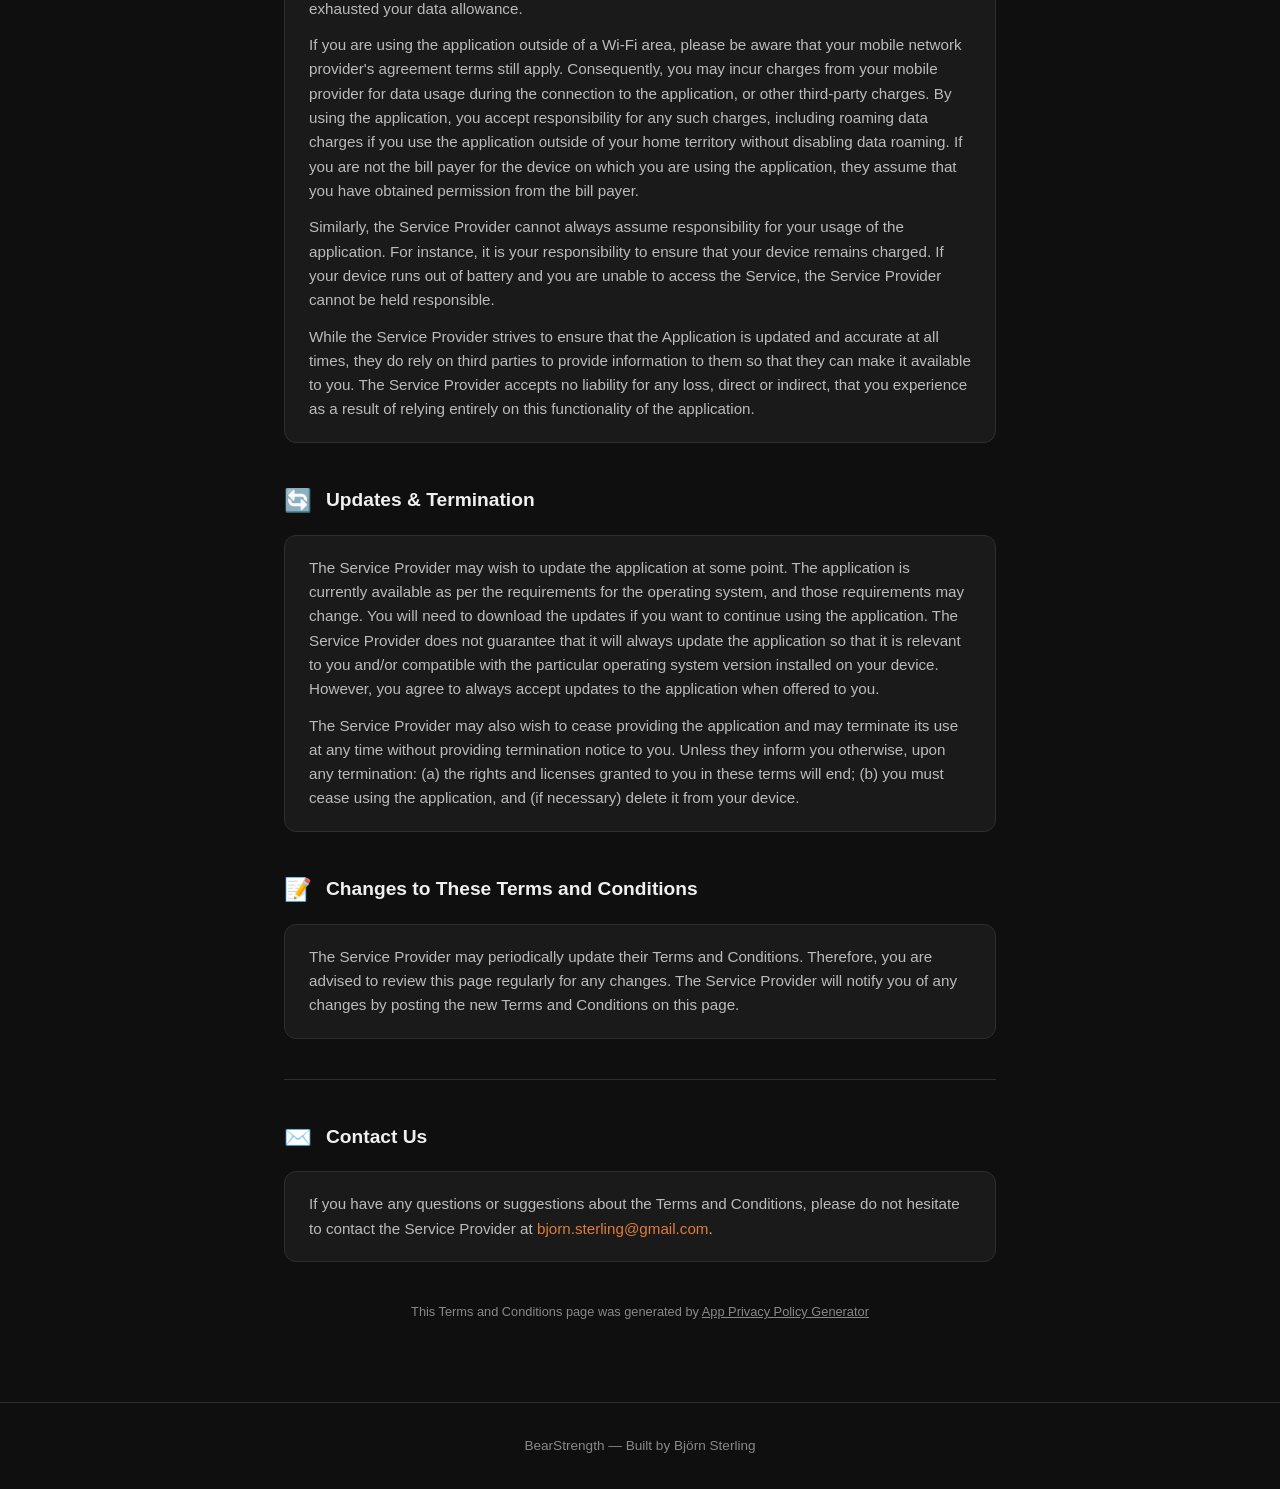
<file: TermsAndCondition.html>
<!DOCTYPE html>
<html lang="en">
<head>
  <meta charset="UTF-8" />
  <meta name="viewport" content="width=device-width, initial-scale=1.0" />
  <title>BearStrength — Terms &amp; Conditions</title>
  <style>
    :root {
      --bg: #0f0f0f;
      --surface: #1a1a1a;
      --surface2: #242424;
      --border: #2e2e2e;
      --accent: #e07b39;
      --text: #f0f0f0;
      --muted: #888;
      --green: #4caf7d;
      --radius: 12px;
    }

    * { box-sizing: border-box; margin: 0; padding: 0; }

    body {
      background: var(--bg);
      color: var(--text);
      font-family: -apple-system, BlinkMacSystemFont, "Segoe UI", Helvetica, Arial, sans-serif;
      font-size: 16px;
      line-height: 1.6;
    }

    header {
      background: var(--surface);
      border-bottom: 1px solid var(--border);
      padding: 40px 24px 32px;
      text-align: center;
    }

    header .bear { font-size: 56px; margin-bottom: 12px; }

    header h1 {
      font-size: 2.2rem;
      font-weight: 800;
      letter-spacing: -0.5px;
    }

    header h1 span { color: var(--accent); }

    header p {
      color: var(--muted);
      margin-top: 8px;
      font-size: 1rem;
    }

    nav {
      background: var(--surface);
      border-bottom: 1px solid var(--border);
      display: flex;
      justify-content: center;
      align-items: center;
      gap: 6px;
      padding: 12px 24px;
      flex-wrap: wrap;
      position: sticky;
      top: 0;
      z-index: 100;
    }

    nav a {
      color: var(--muted);
      text-decoration: none;
      font-size: 0.85rem;
      padding: 6px 12px;
      border-radius: 20px;
      border: 1px solid var(--border);
      transition: all 0.15s;
    }

    nav a:hover, nav a:focus {
      color: var(--text);
      border-color: var(--accent);
      background: rgba(224, 123, 57, 0.08);
    }

    main {
      max-width: 760px;
      margin: 0 auto;
      padding: 48px 24px 80px;
    }

    .section {
      margin-bottom: 40px;
    }

    .section-header {
      display: flex;
      align-items: center;
      gap: 14px;
      margin-bottom: 16px;
    }

    .section-header h2 {
      font-size: 1.2rem;
      font-weight: 700;
    }

    .icon { font-size: 1.4rem; }

    .card {
      background: var(--surface);
      border: 1px solid var(--border);
      border-radius: var(--radius);
      padding: 20px 24px;
    }

    .card p {
      color: #bbb;
      font-size: 0.95rem;
    }

    .card p + p {
      margin-top: 12px;
    }

    .card a {
      color: var(--accent);
      text-decoration: none;
    }

    .card a:hover { text-decoration: underline; }

    .effective-date {
      background: rgba(224, 123, 57, 0.07);
      border: 1px solid rgba(224, 123, 57, 0.2);
      border-radius: var(--radius);
      padding: 14px 18px;
      margin-bottom: 40px;
      font-size: 0.9rem;
      color: #d9aa82;
    }

    .effective-date strong { color: var(--accent); }

    hr.divider {
      border: none;
      border-top: 1px solid var(--border);
      margin: 40px 0;
    }

    .generated-note {
      font-size: 0.8rem;
      color: var(--muted);
      text-align: center;
      margin-top: 40px;
    }

    .generated-note a {
      color: var(--muted);
      text-decoration: underline;
    }

    footer {
      text-align: center;
      padding: 32px 24px;
      border-top: 1px solid var(--border);
      color: var(--muted);
      font-size: 0.85rem;
    }
  </style>
</head>
<body>

<header>
  <div class="bear">🐻</div>
  <h1>Bear<span>Strength</span></h1>
  <p>Terms &amp; Conditions</p>
</header>

<nav>
  <a href="index.html">← Support Home</a>
  <a href="#use">Use</a>
  <a href="#ip">IP</a>
  <a href="#liability">Liability</a>
  <a href="#updates">Updates</a>
  <a href="#contact">Contact</a>
</nav>

<main>

  <div class="effective-date">
    <strong>Effective date:</strong> 2026-03-27
  </div>

  <!-- INTRO -->
  <section class="section" id="intro">
    <div class="section-header">
      <span class="icon">📄</span>
      <h2>Overview</h2>
    </div>
    <div class="card">
      <p>These terms and conditions apply to the BearStrength app (hereby referred to as "Application") for mobile devices that was created by Björn Sterling (hereby referred to as "Service Provider") as a Commercial service.</p>
      <p>Upon downloading or utilizing the Application, you are automatically agreeing to the following terms. It is strongly advised that you thoroughly read and understand these terms prior to using the Application.</p>
    </div>
  </section>

  <!-- INTELLECTUAL PROPERTY -->
  <section class="section" id="ip">
    <div class="section-header">
      <span class="icon">©️</span>
      <h2>Intellectual Property</h2>
    </div>
    <div class="card">
      <p>Unauthorized copying, modification of the Application, any part of the Application, or our trademarks is strictly prohibited. Any attempts to extract the source code of the Application, translate the Application into other languages, or create derivative versions are not permitted. All trademarks, copyrights, database rights, and other intellectual property rights related to the Application remain the property of the Service Provider.</p>
    </div>
  </section>

  <!-- USE OF THE APP -->
  <section class="section" id="use">
    <div class="section-header">
      <span class="icon">📱</span>
      <h2>Use of the Application</h2>
    </div>
    <div class="card">
      <p>The Service Provider is dedicated to ensuring that the Application is as beneficial and efficient as possible. As such, they reserve the right to modify the Application or charge for their services at any time and for any reason. The Service Provider assures you that any charges for the Application or its services will be clearly communicated to you.</p>
      <p>The Application stores and processes personal data that you have provided to the Service Provider in order to provide the Service. It is your responsibility to maintain the security of your phone and access to the Application. The Service Provider strongly advises against jailbreaking or rooting your phone, which involves removing software restrictions and limitations imposed by the official operating system of your device. Such actions could expose your phone to malware, viruses, malicious programs, compromise your phone's security features, and may result in the Application not functioning correctly or at all.</p>
    </div>
  </section>

  <!-- LIABILITY -->
  <section class="section" id="liability">
    <div class="section-header">
      <span class="icon">⚖️</span>
      <h2>Liability &amp; Responsibility</h2>
    </div>
    <div class="card">
      <p>Please be aware that the Service Provider does not assume responsibility for certain aspects. Some functions of the Application require an active internet connection, which can be Wi-Fi or provided by your mobile network provider. The Service Provider cannot be held responsible if the Application does not function at full capacity due to lack of access to Wi-Fi or if you have exhausted your data allowance.</p>
      <p>If you are using the application outside of a Wi-Fi area, please be aware that your mobile network provider's agreement terms still apply. Consequently, you may incur charges from your mobile provider for data usage during the connection to the application, or other third-party charges. By using the application, you accept responsibility for any such charges, including roaming data charges if you use the application outside of your home territory without disabling data roaming. If you are not the bill payer for the device on which you are using the application, they assume that you have obtained permission from the bill payer.</p>
      <p>Similarly, the Service Provider cannot always assume responsibility for your usage of the application. For instance, it is your responsibility to ensure that your device remains charged. If your device runs out of battery and you are unable to access the Service, the Service Provider cannot be held responsible.</p>
      <p>While the Service Provider strives to ensure that the Application is updated and accurate at all times, they do rely on third parties to provide information to them so that they can make it available to you. The Service Provider accepts no liability for any loss, direct or indirect, that you experience as a result of relying entirely on this functionality of the application.</p>
    </div>
  </section>

  <!-- UPDATES & TERMINATION -->
  <section class="section" id="updates">
    <div class="section-header">
      <span class="icon">🔄</span>
      <h2>Updates &amp; Termination</h2>
    </div>
    <div class="card">
      <p>The Service Provider may wish to update the application at some point. The application is currently available as per the requirements for the operating system, and those requirements may change. You will need to download the updates if you want to continue using the application. The Service Provider does not guarantee that it will always update the application so that it is relevant to you and/or compatible with the particular operating system version installed on your device. However, you agree to always accept updates to the application when offered to you.</p>
      <p>The Service Provider may also wish to cease providing the application and may terminate its use at any time without providing termination notice to you. Unless they inform you otherwise, upon any termination: (a) the rights and licenses granted to you in these terms will end; (b) you must cease using the application, and (if necessary) delete it from your device.</p>
    </div>
  </section>

  <!-- CHANGES TO TERMS -->
  <section class="section" id="changes">
    <div class="section-header">
      <span class="icon">📝</span>
      <h2>Changes to These Terms and Conditions</h2>
    </div>
    <div class="card">
      <p>The Service Provider may periodically update their Terms and Conditions. Therefore, you are advised to review this page regularly for any changes. The Service Provider will notify you of any changes by posting the new Terms and Conditions on this page.</p>
    </div>
  </section>

  <hr class="divider" />

  <!-- CONTACT -->
  <section class="section" id="contact">
    <div class="section-header">
      <span class="icon">✉️</span>
      <h2>Contact Us</h2>
    </div>
    <div class="card">
      <p>If you have any questions or suggestions about the Terms and Conditions, please do not hesitate to contact the Service Provider at <a href="mailto:bjorn.sterling@gmail.com">bjorn.sterling@gmail.com</a>.</p>
    </div>
  </section>

  <p class="generated-note">This Terms and Conditions page was generated by <a href="https://app-privacy-policy-generator.nisrulz.com/" target="_blank" rel="noopener noreferrer">App Privacy Policy Generator</a></p>

</main>

<footer>
  <p>BearStrength &mdash; Built by Björn Sterling</p>
</footer>

</body>
</html>
</file>
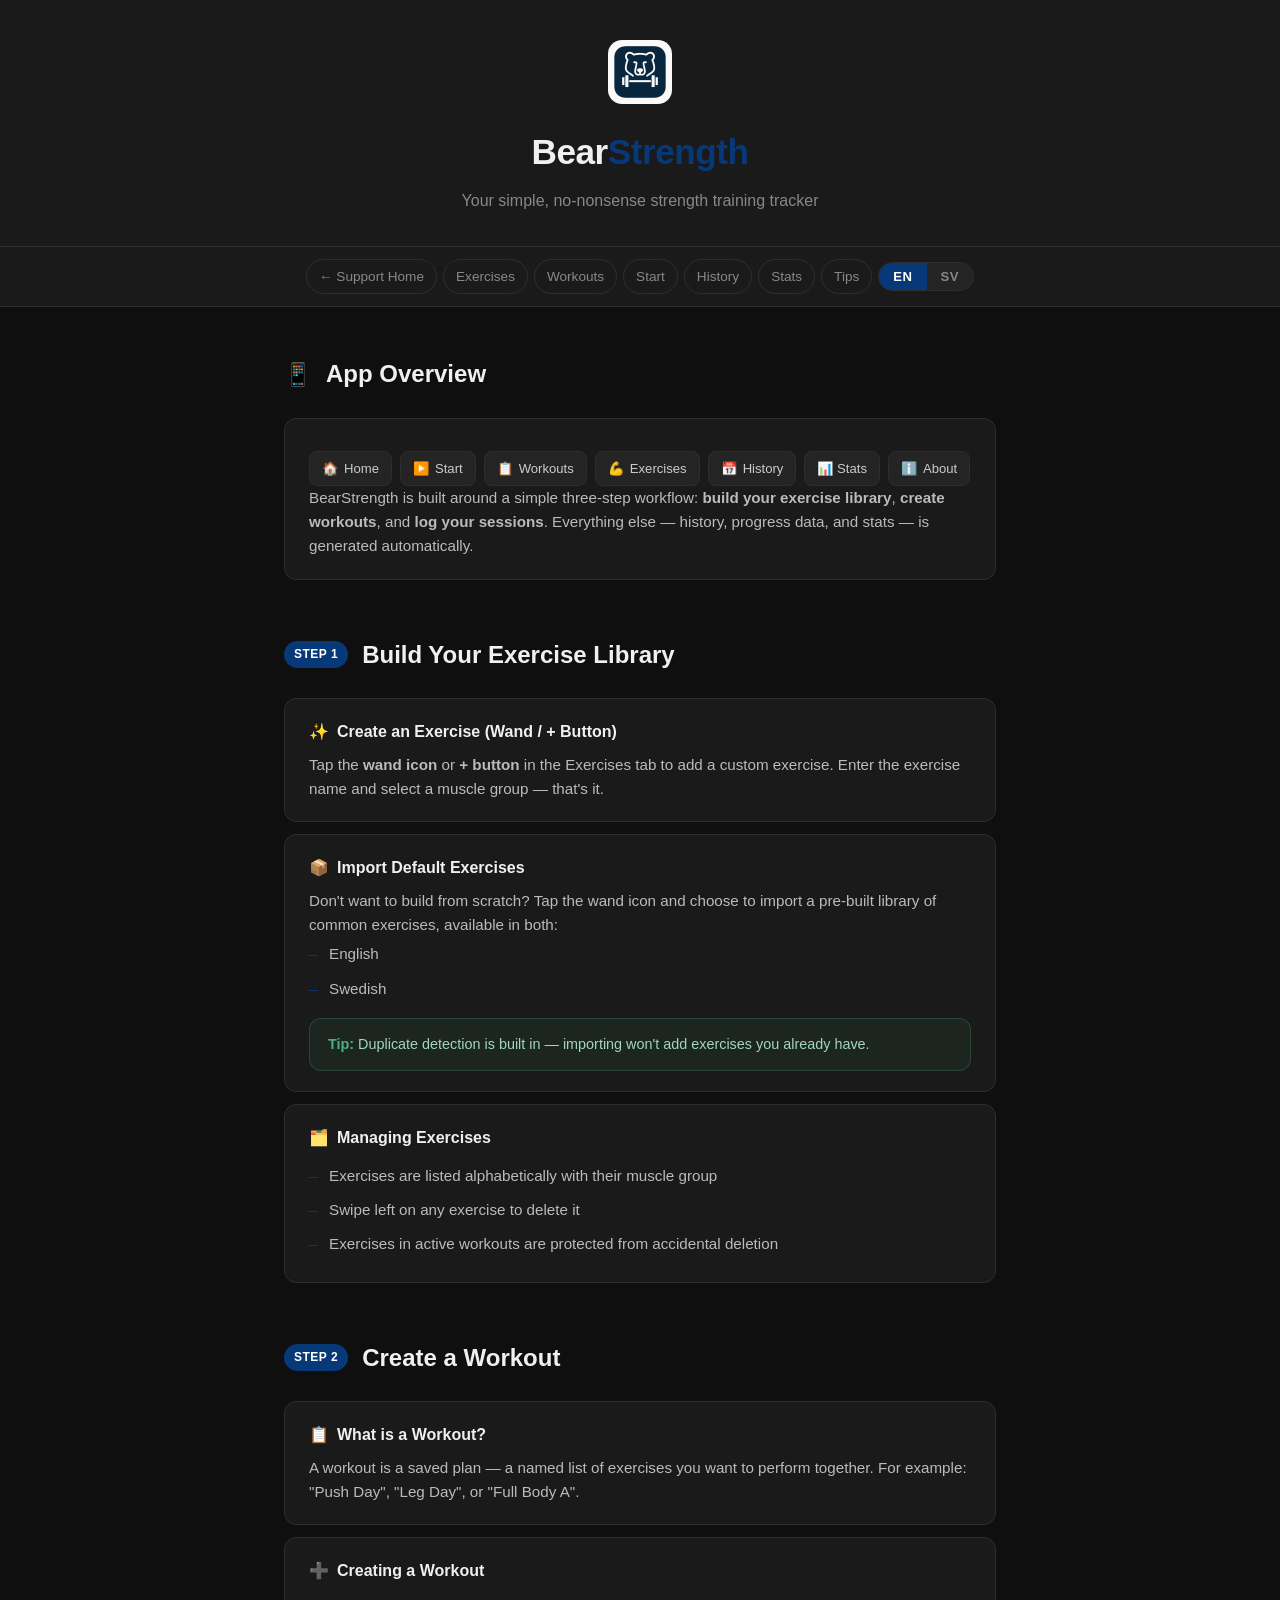
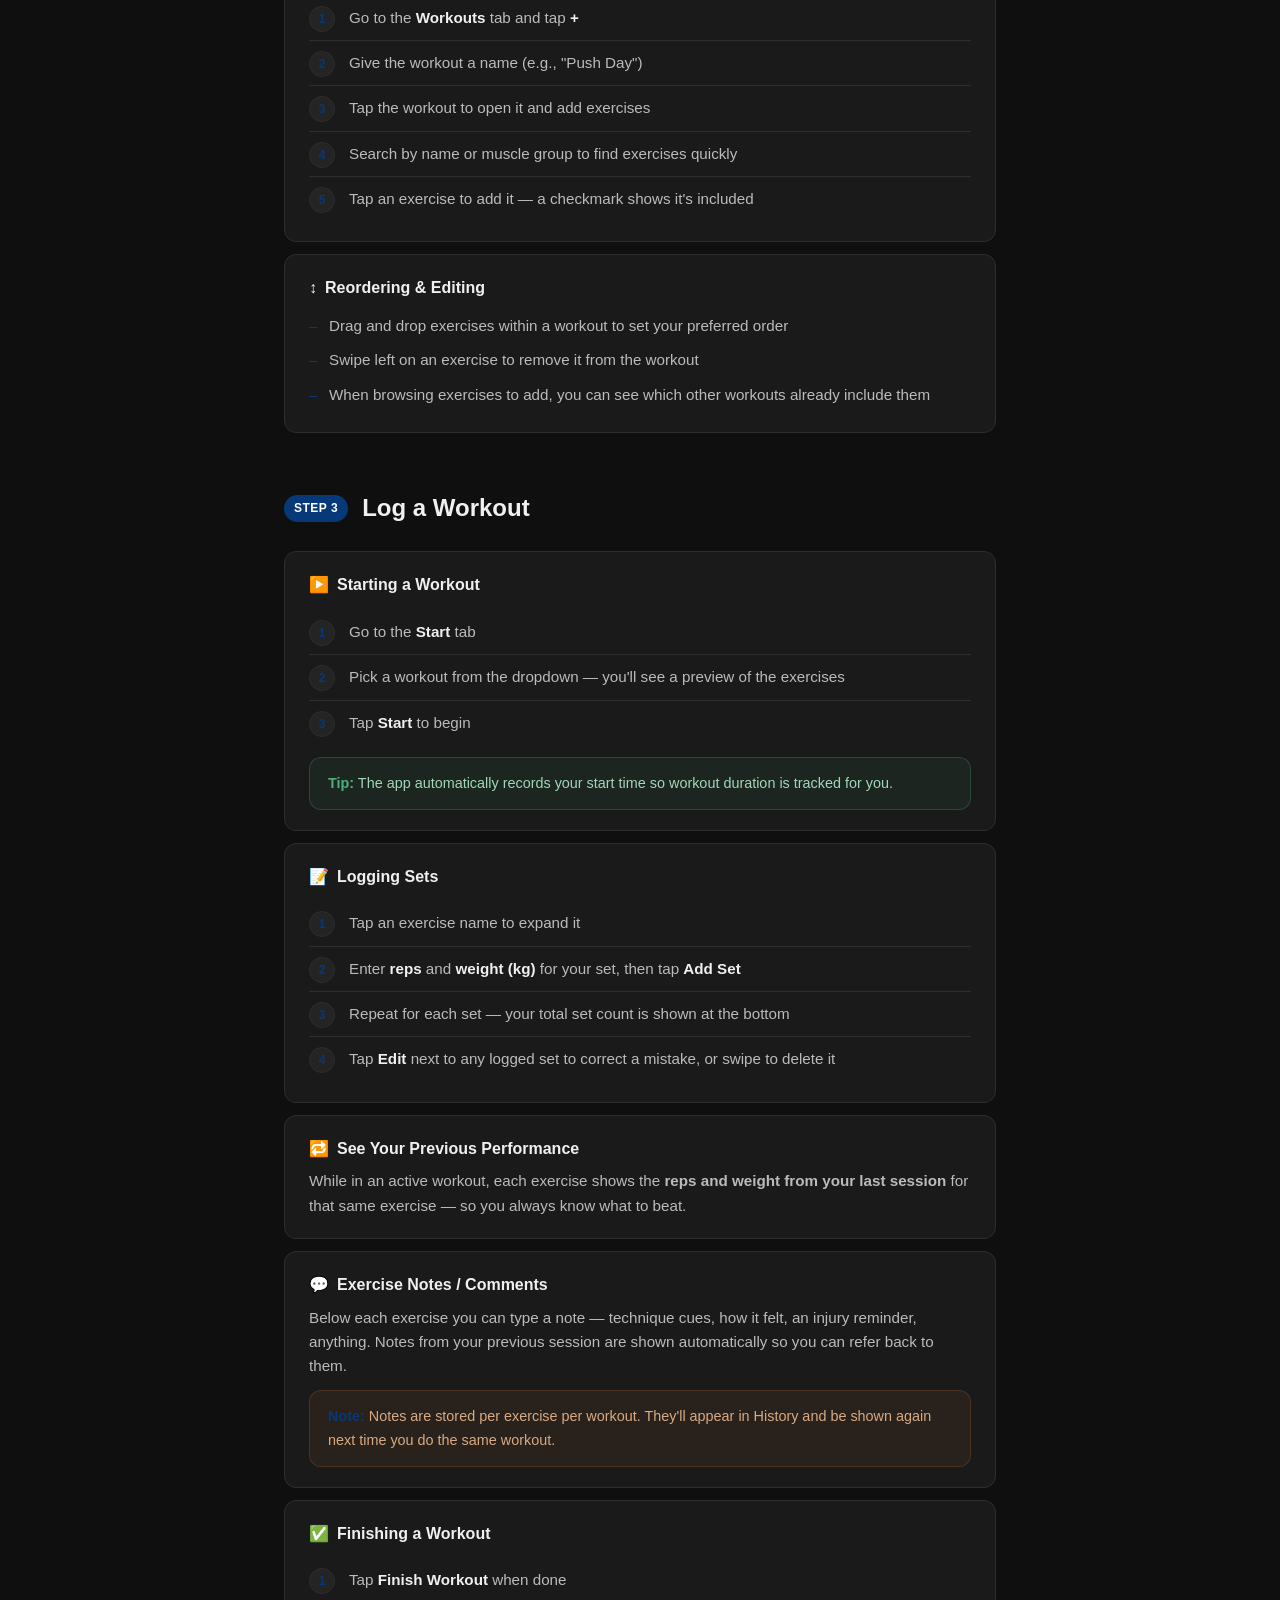
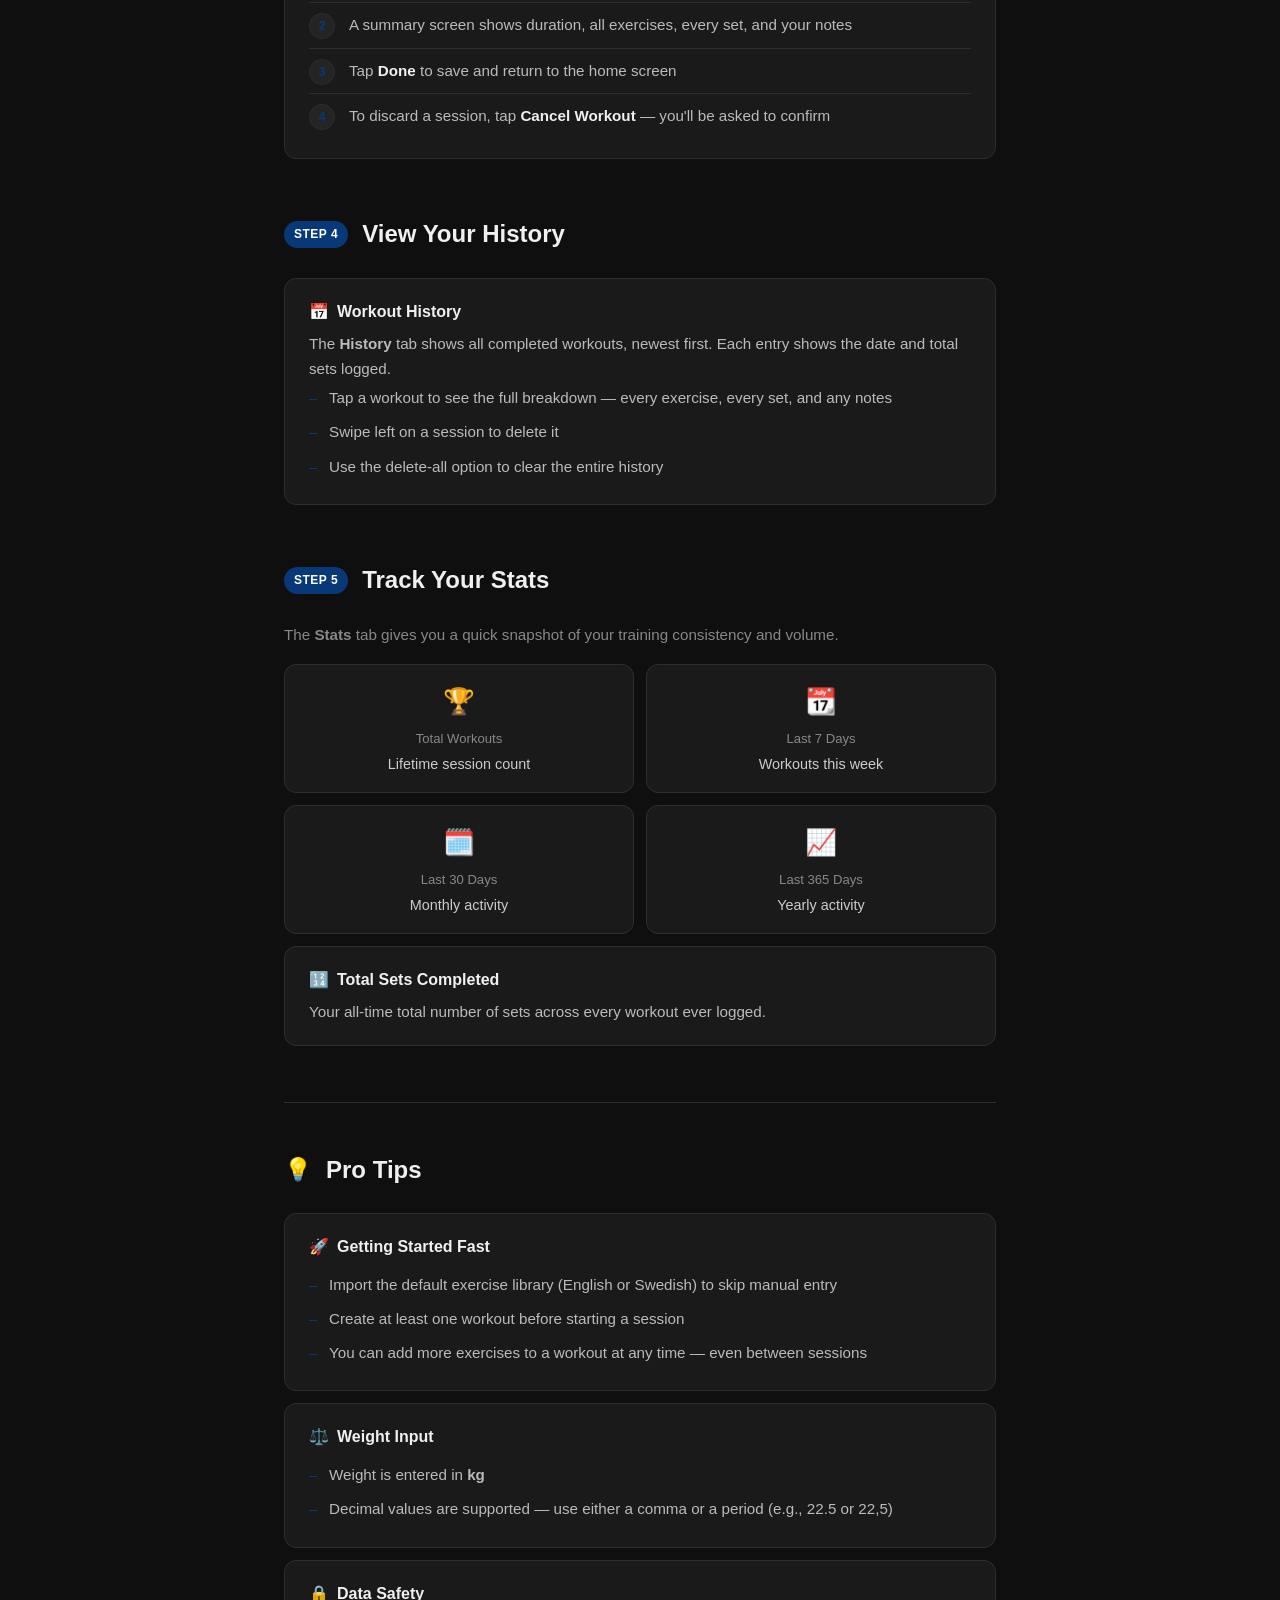
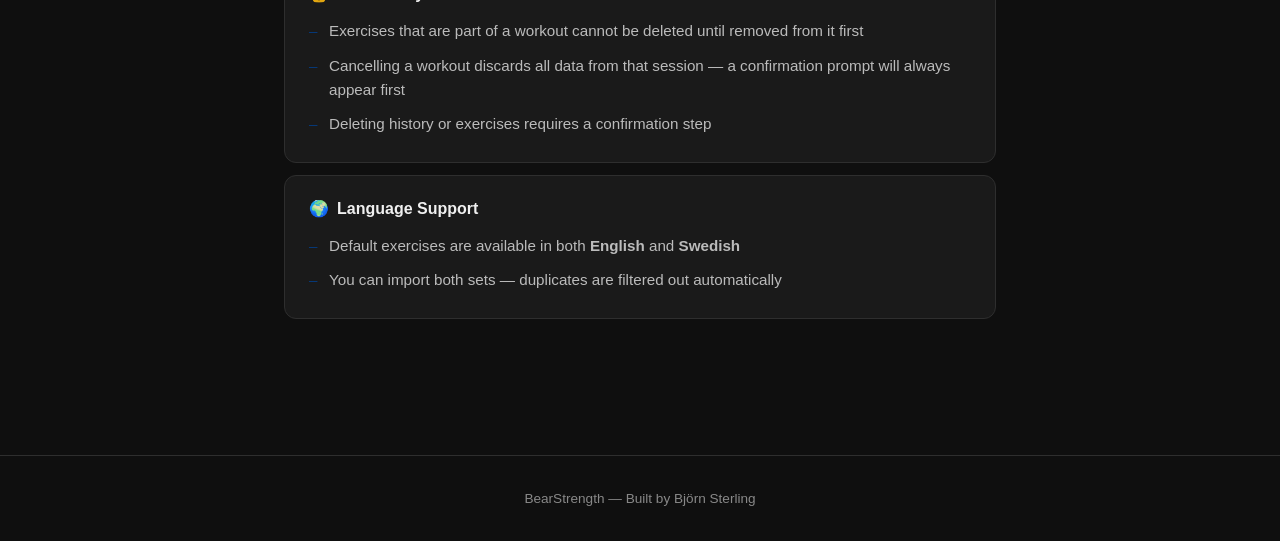
<file: pages/instruction.html>
<!DOCTYPE html>
<html lang="en">
<head>
  <meta charset="UTF-8" />
  <meta name="viewport" content="width=device-width, initial-scale=1.0" />
  <title>BearStrength — How to Use</title>
  <link rel="stylesheet" href="../css/styles.css">
</head>
<body class="lang-en">

<header>
  <img src="../images/AppIcon.png" alt="BearStrength" class="bear">
  <h1>Bear<span>Strength</span></h1>
  <p data-lang="en">Your simple, no-nonsense strength training tracker</p>
  <p data-lang="sv">Din enkla och raka styrketräningstrackerss</p>
</header>

<nav>
  <a href="../index.html"><span data-lang="en">← Support Home</span><span data-lang="sv">← Support Hem</span></a>
  <a href="#exercises"><span data-lang="en">Exercises</span><span data-lang="sv">Övningar</span></a>
  <a href="#templates"><span data-lang="en">Workouts</span><span data-lang="sv">Träning</span></a>
  <a href="#workout"><span data-lang="en">Start</span><span data-lang="sv">Start</span></a>
  <a href="#history"><span data-lang="en">History</span><span data-lang="sv">Historik</span></a>
  <a href="#stats">Stats</a>
  <a href="#tips">Tips</a>
  <div class="lang-toggle">
    <button class="lang-btn active" id="btn-en" onclick="setLang('en')">EN</button>
    <button class="lang-btn" id="btn-sv" onclick="setLang('sv')">SV</button>
  </div>
</nav>

<main>

  <!-- OVERVIEW -->
  <section class="section" id="overview">
    <div class="section-header">
      <span class="icon">📱</span>
      <h2 data-lang="en">App Overview</h2>
      <h2 data-lang="sv">Appöversikt</h2>
    </div>
    <div class="card">
      <div class="tab-row">
        <div class="tab-chip">🏠 <span data-lang="en">Home</span><span data-lang="sv">Hem</span></div>
        <div class="tab-chip">▶️ <span data-lang="en">Start</span><span data-lang="sv">Start</span></div>
        <div class="tab-chip">📋 <span data-lang="en">Workouts</span><span data-lang="sv">Träning</span></div>
        <div class="tab-chip">💪 <span data-lang="en">Exercises</span><span data-lang="sv">Övningar</span></div>
        <div class="tab-chip">📅 <span data-lang="en">History</span><span data-lang="sv">Historik</span></div>
        <div class="tab-chip">📊 Stats</div>
        <div class="tab-chip">ℹ️ <span data-lang="en">About</span><span data-lang="sv">Om</span></div>
      </div>
      <p data-lang="en">BearStrength is built around a simple three-step workflow: <strong>build your exercise library</strong>, <strong>create workouts</strong>, and <strong>log your sessions</strong>. Everything else — history, progress data, and stats — is generated automatically.</p>
      <p data-lang="sv">BearStrength bygger på ett enkelt trestegsflöde: <strong>bygg ditt övningsbibliotek</strong>, <strong>skapa träningspass</strong> och <strong>logga dina pass</strong>. Allt annat — historik, progressionsdata och statistik — genereras automatiskt.</p>      
    </div>
  </section>

  <!-- STEP 1: EXERCISES -->
  <section class="section" id="exercises">
    <div class="section-header">
      <span class="step-badge"><span data-lang="en">Step 1</span><span data-lang="sv">Steg 1</span></span>
      <h2 data-lang="en">Build Your Exercise Library</h2>
      <h2 data-lang="sv">Bygg ditt övningsbibliotek</h2>
    </div>

    <div class="card">
      <h3><span>✨</span> <span data-lang="en">Create an Exercise (Wand / + Button)</span><span data-lang="sv">Skapa en övning (Trollstav / + Knapp)</span></h3>
      <p data-lang="en">Tap the <strong>wand icon</strong> or <strong>+ button</strong> in the Exercises tab to add a custom exercise. Enter the exercise name and select a muscle group — that's it.</p>
      <p data-lang="sv">Tryck på <strong>trollstavsikonen</strong> eller <strong>+ knappen</strong> i fliken Övningar för att lägga till en egen övning. Ange övningens namn och välj en muskelgrupp — det är allt.</p>
    </div>

    <div class="card">
      <h3><span>📦</span> <span data-lang="en">Import Default Exercises</span><span data-lang="sv">Importera standardövningar</span></h3>
      <p data-lang="en">Don't want to build from scratch? Tap the wand icon and choose to import a pre-built library of common exercises, available in both:</p>
      <p data-lang="sv">Vill du inte börja från noll? Tryck på trollstavsikonen och välj att importera ett färdigt bibliotek med vanliga övningar, tillgängligt på båda:</p>
      <ul>
        <li data-lang="en">English</li>
        <li data-lang="en">Swedish</li>
        <li data-lang="sv">Engelska</li>
        <li data-lang="sv">Svenska</li>
      </ul>
      <div class="tip" data-lang="en"><strong>Tip:</strong> Duplicate detection is built in — importing won't add exercises you already have.</div>
      <div class="tip" data-lang="sv"><strong>Tips:</strong> Dubblettdetektering är inbyggd — import lägger inte till övningar du redan har.</div>
    </div>

    <div class="card">
      <h3><span>🗂️</span> <span data-lang="en">Managing Exercises</span><span data-lang="sv">Hantera övningar</span></h3>
      <ul>
        <li data-lang="en">Exercises are listed alphabetically with their muscle group</li>
        <li data-lang="en">Swipe left on any exercise to delete it</li>
        <li data-lang="en">Exercises in active workouts are protected from accidental deletion</li>
        <li data-lang="sv">Övningar listas alfabetiskt med sin muskelgrupp</li>
        <li data-lang="sv">Svep åt vänster på en övning för att ta bort den</li>
        <li data-lang="sv">Övningar som ingår i aktiva träningspass är skyddade mot oavsiktlig borttagning</li>
      </ul>
    </div>
  </section>

  <!-- STEP 2: WORKOUTS -->
  <section class="section" id="templates">
    <div class="section-header">
      <span class="step-badge"><span data-lang="en">Step 2</span><span data-lang="sv">Steg 2</span></span>
      <h2 data-lang="en">Create a Workout</h2>
      <h2 data-lang="sv">Skapa ett träningspass</h2>
    </div>

    <div class="card">
      <h3><span>📋</span> <span data-lang="en">What is a Workout?</span><span data-lang="sv">Vad är ett träningspass?</span></h3>
      <p data-lang="en">A workout is a saved plan — a named list of exercises you want to perform together. For example: "Push Day", "Leg Day", or "Full Body A".</p>
      <p data-lang="sv">Ett träningspass är en sparad plan — en namngiven lista med övningar du vill utföra tillsammans. Till exempel: "Pushdag", "Bendag" eller "Helkropp A".</p>
    </div>

    <div class="card">
      <h3><span>➕</span> <span data-lang="en">Creating a Workout</span><span data-lang="sv">Skapa ett träningspass</span></h3>
      <ol class="sub-steps" data-lang="en">
        <li>Go to the <strong>Workouts</strong> tab and tap <strong>+</strong></li>
        <li>Give the workout a name (e.g., "Push Day")</li>
        <li>Tap the workout to open it and add exercises</li>
        <li>Search by name or muscle group to find exercises quickly</li>
        <li>Tap an exercise to add it — a checkmark shows it's included</li>
      </ol>
      <ol class="sub-steps" data-lang="sv">
        <li>Gå till fliken <strong>Träning</strong> och tryck på <strong>+</strong></li>
        <li>Ge träningspasset ett namn (t.ex. "Pushdag")</li>
        <li>Tryck på träningspasset för att öppna det och lägga till övningar</li>
        <li>Sök på namn eller muskelgrupp för att hitta övningar snabbt</li>
        <li>Tryck på en övning för att lägga till den — en bockmarkering visar att den är inkluderad</li>
      </ol>
    </div>

    <div class="card">
      <h3><span>↕️</span> <span data-lang="en">Reordering &amp; Editing</span><span data-lang="sv">Ändra ordning &amp; redigera</span></h3>
      <ul>
        <li data-lang="en">Drag and drop exercises within a workout to set your preferred order</li>
        <li data-lang="en">Swipe left on an exercise to remove it from the workout</li>
        <li data-lang="en">When browsing exercises to add, you can see which other workouts already include them</li>
        <li data-lang="sv">Dra och släpp övningar i ett träningspass för att ange din föredragna ordning</li>
        <li data-lang="sv">Svep åt vänster på en övning för att ta bort den från träningspasset</li>
        <li data-lang="sv">När du bläddrar bland övningar att lägga till kan du se vilka andra träningspass som redan innehåller dem</li>
      </ul>
    </div>
  </section>

  <!-- STEP 3: WORKOUT -->
  <section class="section" id="workout">
    <div class="section-header">
      <span class="step-badge"><span data-lang="en">Step 3</span><span data-lang="sv">Steg 3</span></span>
      <h2 data-lang="en">Log a Workout</h2>
      <h2 data-lang="sv">Logga ett träningspass</h2>
    </div>

    <div class="card">
      <h3><span>▶️</span> <span data-lang="en">Starting a Workout</span><span data-lang="sv">Starta ett träningspass</span></h3>
      <ol class="sub-steps" data-lang="en">
        <li>Go to the <strong>Start</strong> tab</li>
        <li>Pick a workout from the dropdown — you'll see a preview of the exercises</li>
        <li>Tap <strong>Start</strong> to begin</li>
      </ol>
      <ol class="sub-steps" data-lang="sv">
        <li>Gå till fliken <strong>Start</strong></li>
        <li>Välj ett träningspass från rullgardinsmenyn — du får en förhandsvisning av övningarna</li>
        <li>Tryck på <strong>Start</strong> för att börja</li>
      </ol>
      <div class="tip" data-lang="en"><strong>Tip:</strong> The app automatically records your start time so workout duration is tracked for you.</div>
      <div class="tip" data-lang="sv"><strong>Tips:</strong> Appen registrerar automatiskt din starttid så att träningspassets längd spåras åt dig.</div>
    </div>

    <div class="card">
      <h3><span>📝</span> <span data-lang="en">Logging Sets</span><span data-lang="sv">Logga set</span></h3>
      <ol class="sub-steps" data-lang="en">
        <li>Tap an exercise name to expand it</li>
        <li>Enter <strong>reps</strong> and <strong>weight (kg)</strong> for your set, then tap <strong>Add Set</strong></li>
        <li>Repeat for each set — your total set count is shown at the bottom</li>
        <li>Tap <strong>Edit</strong> next to any logged set to correct a mistake, or swipe to delete it</li>
      </ol>
      <ol class="sub-steps" data-lang="sv">
        <li>Tryck på ett övningsnamn för att expandera det</li>
        <li>Ange <strong>reps</strong> och <strong>vikt (kg)</strong> för ditt set, tryck sedan på <strong>Lägg till set</strong></li>
        <li>Upprepa för varje set — ditt totala antal set visas längst ner</li>
        <li>Tryck på <strong>Redigera</strong> bredvid ett loggat set för att korrigera ett misstag, eller svep för att ta bort det</li>
      </ol>
    </div>

    <div class="card">
      <h3><span>🔁</span> <span data-lang="en">See Your Previous Performance</span><span data-lang="sv">Se din tidigare prestation</span></h3>
      <p data-lang="en">While in an active workout, each exercise shows the <strong>reps and weight from your last session</strong> for that same exercise — so you always know what to beat.</p>
      <p data-lang="sv">Under ett aktivt träningspass visar varje övning <strong>reps och vikt från ditt senaste pass</strong> för samma övning — så du alltid vet vad du ska slå.</p>
    </div>

    <div class="card">
      <h3><span>💬</span> <span data-lang="en">Exercise Notes / Comments</span><span data-lang="sv">Övningsanteckningar / Kommentarer</span></h3>
      <p data-lang="en">Below each exercise you can type a note — technique cues, how it felt, an injury reminder, anything. Notes from your previous session are shown automatically so you can refer back to them.</p>
      <p data-lang="sv">Under varje övning kan du skriva en anteckning — teknikpåminnelser, hur det kändes, en skadepåminnelse, vad som helst. Anteckningar från ditt föregående pass visas automatiskt så att du kan hänvisa till dem.</p>
      <div class="note" data-lang="en"><strong>Note:</strong> Notes are stored per exercise per workout. They'll appear in History and be shown again next time you do the same workout.</div>
      <div class="note" data-lang="sv"><strong>Obs:</strong> Anteckningar lagras per övning per träningspass. De visas i Historik och visas igen nästa gång du gör samma träningspass.</div>
    </div>

    <div class="card">
      <h3><span>✅</span> <span data-lang="en">Finishing a Workout</span><span data-lang="sv">Avsluta ett träningspass</span></h3>
      <ol class="sub-steps" data-lang="en">
        <li>Tap <strong>Finish Workout</strong> when done</li>
        <li>A summary screen shows duration, all exercises, every set, and your notes</li>
        <li>Tap <strong>Done</strong> to save and return to the home screen</li>
        <li>To discard a session, tap <strong>Cancel Workout</strong> — you'll be asked to confirm</li>
      </ol>
      <ol class="sub-steps" data-lang="sv">
        <li>Tryck på <strong>Avsluta träning</strong> när du är klar</li>
        <li>En sammanfattningsskärm visar varaktighet, alla övningar, varje set och dina anteckningar</li>
        <li>Tryck på <strong>Klar</strong> för att spara och återgå till startskärmen</li>
        <li>För att avbryta ett pass, tryck på <strong>Avbryt träning</strong> — du ombeds bekräfta</li>
      </ol>
    </div>
  </section>

  <!-- STEP 4: HISTORY -->
  <section class="section" id="history">
    <div class="section-header">
      <span class="step-badge"><span data-lang="en">Step 4</span><span data-lang="sv">Steg 4</span></span>
      <h2 data-lang="en">View Your History</h2>
      <h2 data-lang="sv">Visa din historik</h2>
    </div>

    <div class="card">
      <h3><span>📅</span> <span data-lang="en">Workout History</span><span data-lang="sv">Träningshistorik</span></h3>
      <p data-lang="en">The <strong>History</strong> tab shows all completed workouts, newest first. Each entry shows the date and total sets logged.</p>
      <p data-lang="sv">Fliken <strong>Historik</strong> visar alla avslutade träningspass, nyast först. Varje post visar datum och totalt antal loggade set.</p>
      <ul>
        <li data-lang="en">Tap a workout to see the full breakdown — every exercise, every set, and any notes</li>
        <li data-lang="en">Swipe left on a session to delete it</li>
        <li data-lang="en">Use the delete-all option to clear the entire history</li>
        <li data-lang="sv">Tryck på ett träningspass för att se hela nedbrytningen — varje övning, varje set och eventuella anteckningar</li>
        <li data-lang="sv">Svep åt vänster på ett pass för att ta bort det</li>
        <li data-lang="sv">Använd alternativet ta bort allt för att rensa hela historiken</li>
      </ul>
    </div>
  </section>

  <!-- STEP 5: STATS -->
  <section class="section" id="stats">
    <div class="section-header">
      <span class="step-badge"><span data-lang="en">Step 5</span><span data-lang="sv">Steg 5</span></span>
      <h2 data-lang="en">Track Your Stats</h2>
      <h2 data-lang="sv">Följ din statistik</h2>
    </div>

    <p style="color: var(--muted); font-size: 0.95rem; margin-bottom: 16px;" data-lang="en">The <strong>Stats</strong> tab gives you a quick snapshot of your training consistency and volume.</p>
    <p style="color: var(--muted); font-size: 0.95rem; margin-bottom: 16px;" data-lang="sv">Fliken <strong>Stats</strong> ger dig en snabb överblick av din träningskonsistens och volym.</p>

    <div class="grid-2">
      <div class="stat-card">
        <div class="stat-icon">🏆</div>
        <div class="stat-label"><span data-lang="en">Total Workouts</span><span data-lang="sv">Totala träningspass</span></div>
        <div class="stat-desc"><span data-lang="en">Lifetime session count</span><span data-lang="sv">Antal pass totalt</span></div>
      </div>
      <div class="stat-card">
        <div class="stat-icon">📆</div>
        <div class="stat-label"><span data-lang="en">Last 7 Days</span><span data-lang="sv">Senaste 7 dagarna</span></div>
        <div class="stat-desc"><span data-lang="en">Workouts this week</span><span data-lang="sv">Pass den här veckan</span></div>
      </div>
      <div class="stat-card">
        <div class="stat-icon">🗓️</div>
        <div class="stat-label"><span data-lang="en">Last 30 Days</span><span data-lang="sv">Senaste 30 dagarna</span></div>
        <div class="stat-desc"><span data-lang="en">Monthly activity</span><span data-lang="sv">Månadsaktivitet</span></div>
      </div>
      <div class="stat-card">
        <div class="stat-icon">📈</div>
        <div class="stat-label"><span data-lang="en">Last 365 Days</span><span data-lang="sv">Senaste 365 dagarna</span></div>
        <div class="stat-desc"><span data-lang="en">Yearly activity</span><span data-lang="sv">Årsaktivitet</span></div>
      </div>
    </div>

    <div class="card" style="margin-top: 12px;">
      <h3><span>🔢</span> <span data-lang="en">Total Sets Completed</span><span data-lang="sv">Totalt antal set genomförda</span></h3>
      <p data-lang="en">Your all-time total number of sets across every workout ever logged.</p>
      <p data-lang="sv">Ditt totala antal set genom alla träningspass du någonsin loggat.</p>
    </div>
  </section>

  <hr class="divider" />

  <!-- TIPS -->
  <section class="section" id="tips">
    <div class="section-header">
      <span class="icon">💡</span>
      <h2 data-lang="en">Pro Tips</h2>
      <h2 data-lang="sv">Pro-tips</h2>
    </div>

    <div class="card">
      <h3><span>🚀</span> <span data-lang="en">Getting Started Fast</span><span data-lang="sv">Kom igång snabbt</span></h3>
      <ul>
        <li data-lang="en">Import the default exercise library (English or Swedish) to skip manual entry</li>
        <li data-lang="en">Create at least one workout before starting a session</li>
        <li data-lang="en">You can add more exercises to a workout at any time — even between sessions</li>
        <li data-lang="sv">Importera standardövningsbiblioteket (engelska eller svenska) för att hoppa över manuell inmatning</li>
        <li data-lang="sv">Skapa minst ett träningspass innan du startar en session</li>
        <li data-lang="sv">Du kan lägga till fler övningar i ett träningspass när som helst — även mellan sessioner</li>
      </ul>
    </div>

    <div class="card">
      <h3><span>⚖️</span> <span data-lang="en">Weight Input</span><span data-lang="sv">Viktinmatning</span></h3>
      <ul>
        <li data-lang="en">Weight is entered in <strong>kg</strong></li>
        <li data-lang="en">Decimal values are supported — use either a comma or a period (e.g., 22.5 or 22,5)</li>
        <li data-lang="sv">Vikt anges i <strong>kg</strong></li>
        <li data-lang="sv">Decimalvärden stöds — använd antingen komma eller punkt (t.ex. 22,5 eller 22.5)</li>
      </ul>
    </div>

    <div class="card">
      <h3><span>🔒</span> <span data-lang="en">Data Safety</span><span data-lang="sv">Datasäkerhet</span></h3>
      <ul>
        <li data-lang="en">Exercises that are part of a workout cannot be deleted until removed from it first</li>
        <li data-lang="en">Cancelling a workout discards all data from that session — a confirmation prompt will always appear first</li>
        <li data-lang="en">Deleting history or exercises requires a confirmation step</li>
        <li data-lang="sv">Övningar som är en del av ett träningspass kan inte tas bort förrän de tagits bort därifrån</li>
        <li data-lang="sv">Att avbryta ett träningspass raderar all data från det passet — en bekräftelseprompt visas alltid först</li>
        <li data-lang="sv">Att ta bort historik eller övningar kräver ett bekräftelsesteg</li>
      </ul>
    </div>

    <div class="card">
      <h3><span>🌍</span> <span data-lang="en">Language Support</span><span data-lang="sv">Språkstöd</span></h3>
      <ul>
        <li data-lang="en">Default exercises are available in both <strong>English</strong> and <strong>Swedish</strong></li>
        <li data-lang="en">You can import both sets — duplicates are filtered out automatically</li>
        <li data-lang="sv">Standardövningar finns på både <strong>engelska</strong> och <strong>svenska</strong></li>
        <li data-lang="sv">Du kan importera båda uppsättningarna — dubbletter filtreras bort automatiskt</li>
      </ul>
    </div>
  </section>

</main>

<footer>
  <p>BearStrength &mdash; Built by Björn Sterling</p>
</footer>

<script>
  function setLang(lang) {
    document.body.className = 'lang-' + lang;
    document.getElementById('btn-en').classList.toggle('active', lang === 'en');
    document.getElementById('btn-sv').classList.toggle('active', lang === 'sv');
    document.documentElement.lang = lang;
    localStorage.setItem('bs-lang', lang);
  }

  // Restore saved preference
  const saved = localStorage.getItem('bs-lang');
  if (saved === 'sv') setLang('sv');
</script>

</body>
</html>
</file>
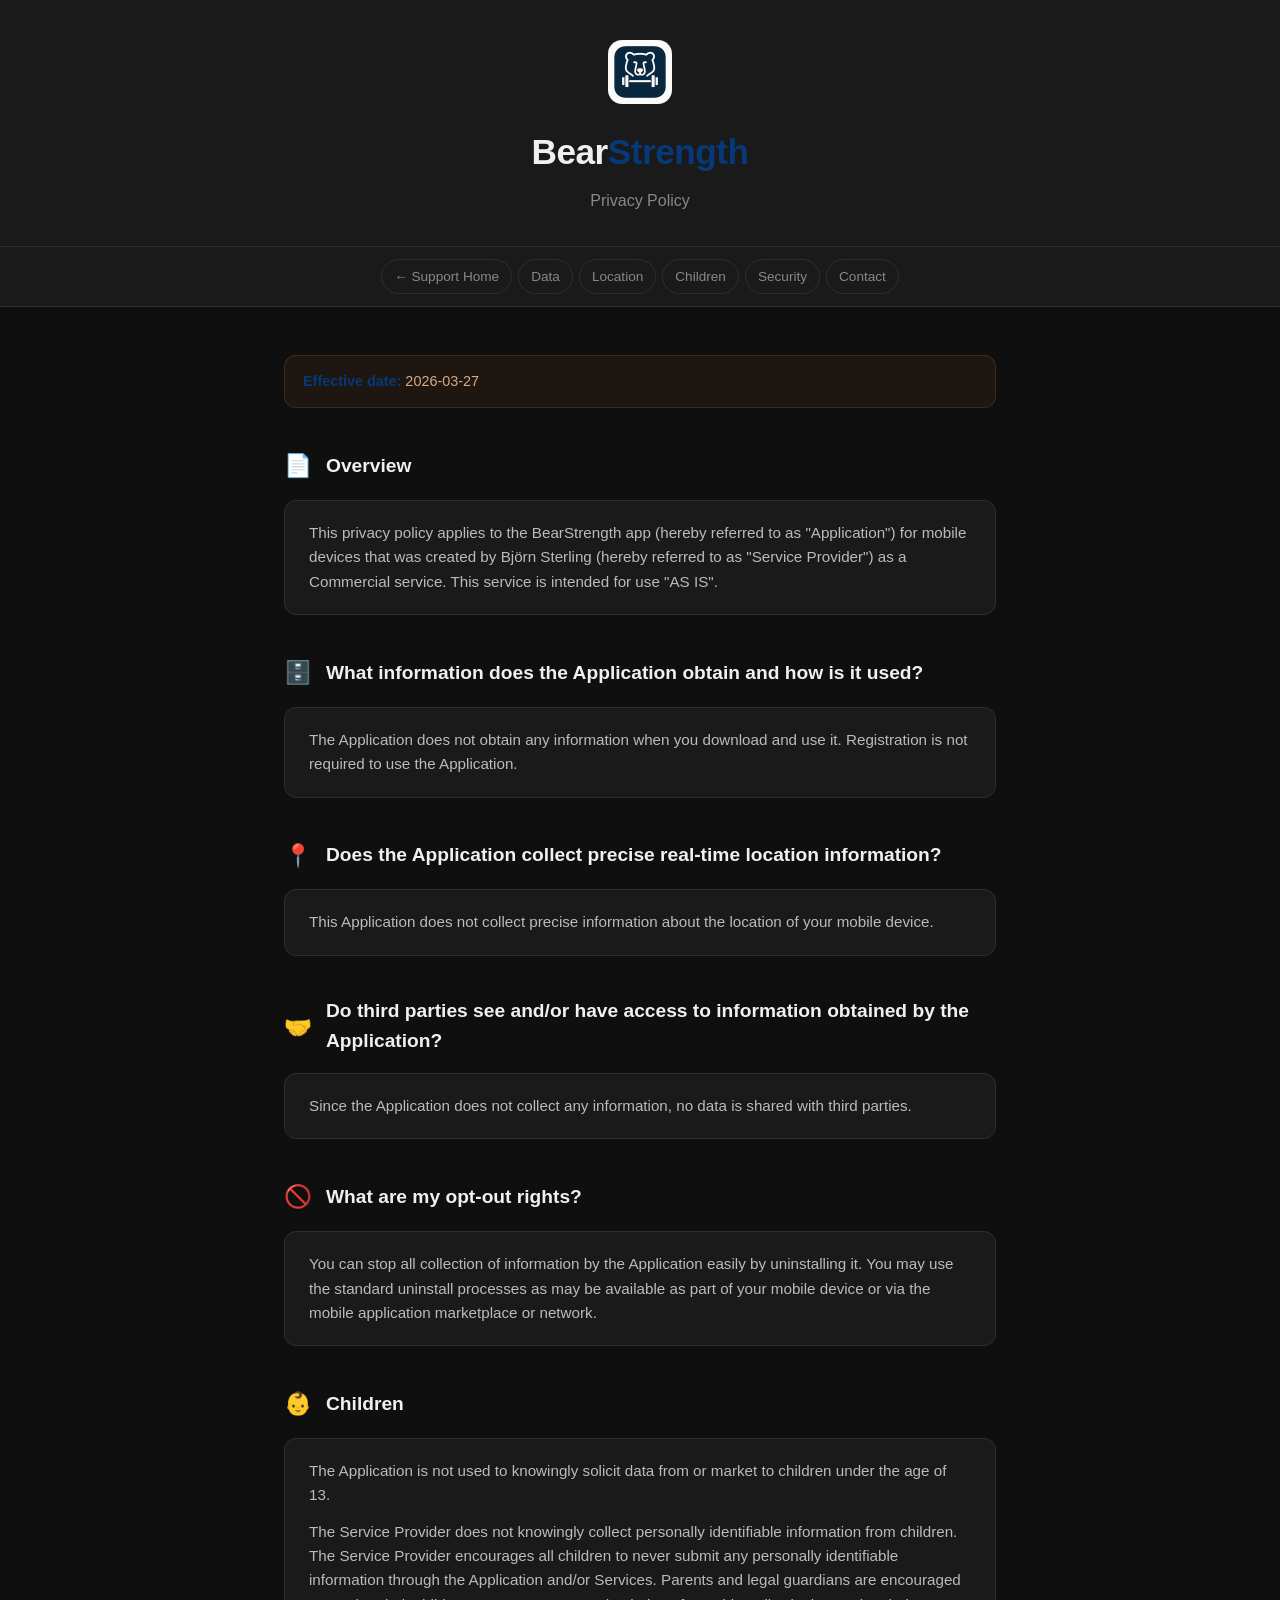
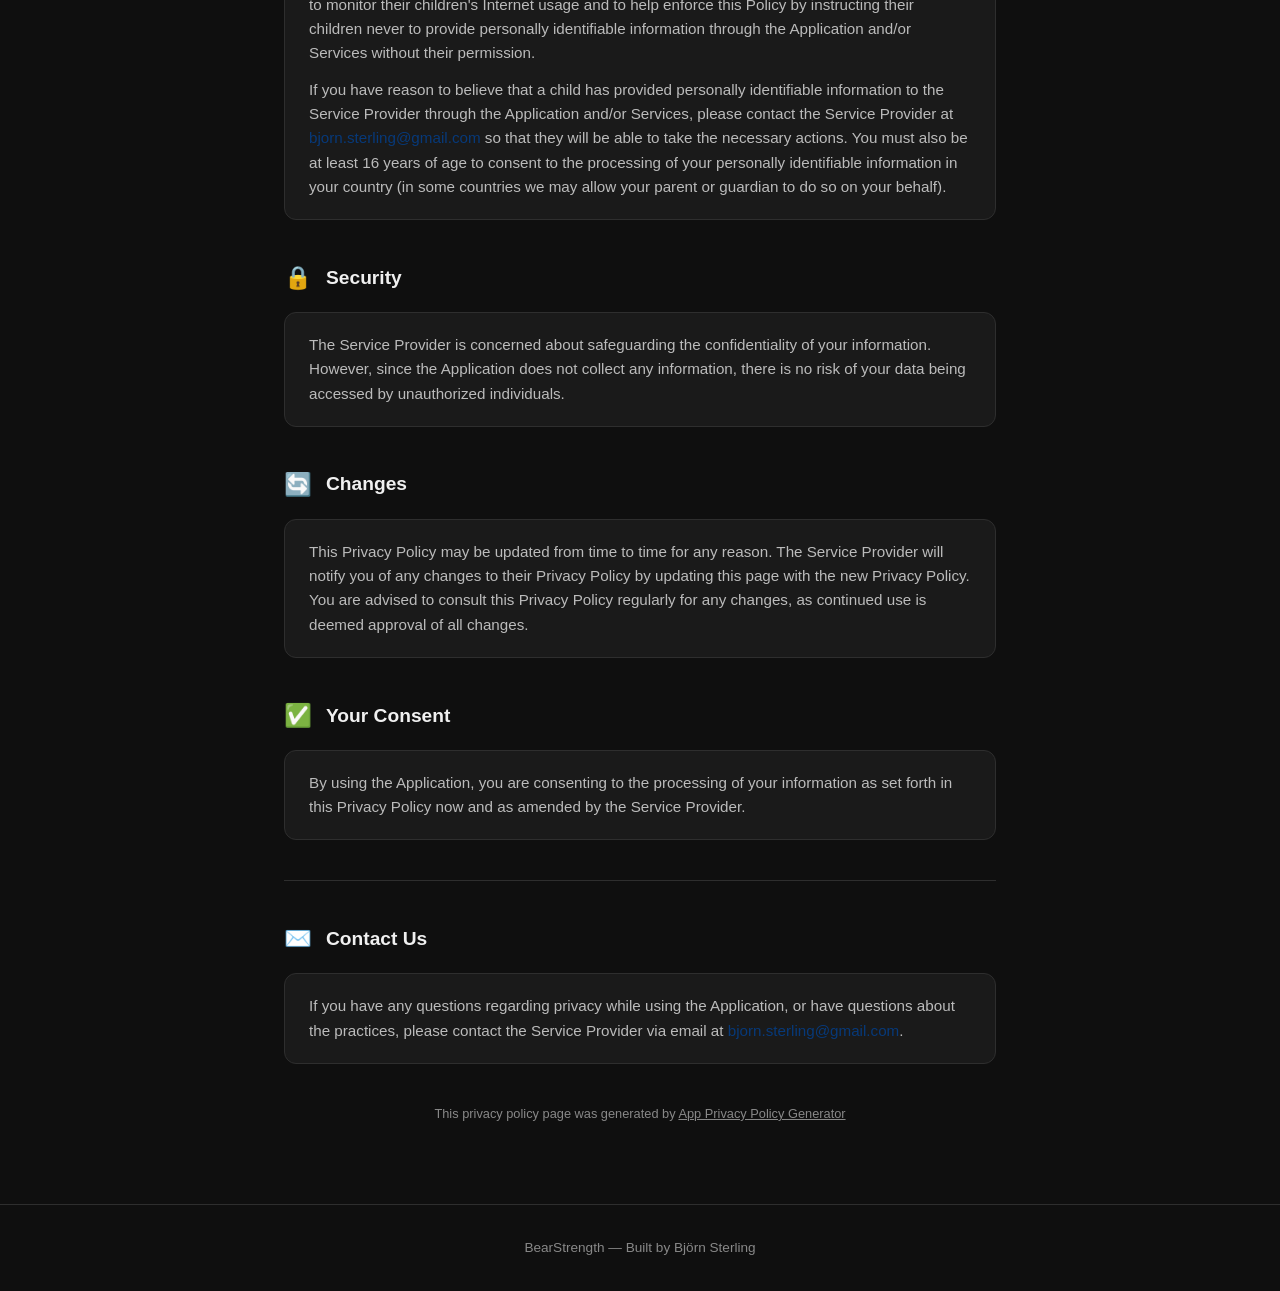
<file: pages/privacy.html>
<!DOCTYPE html>
<html lang="en">
<head>
  <meta charset="UTF-8" />
  <meta name="viewport" content="width=device-width, initial-scale=1.0" />
  <title>BearStrength — Privacy Policy</title>
  <link rel="stylesheet" href="../css/styles.css">
</head>
<body class="page-doc">

<header>
  <img src="../images/AppIcon.png" alt="BearStrength" class="bear">
  <h1>Bear<span>Strength</span></h1>
  <p>Privacy Policy</p>
</header>

<nav>
  <a href="../index.html">← Support Home</a>
  <a href="#data">Data</a>
  <a href="#location">Location</a>
  <a href="#children">Children</a>
  <a href="#security">Security</a>
  <a href="#contact">Contact</a>
</nav>

<main>

  <div class="effective-date">
    <strong>Effective date:</strong> 2026-03-27
  </div>

  <!-- INTRO -->
  <section class="section" id="intro">
    <div class="section-header">
      <span class="icon">📄</span>
      <h2>Overview</h2>
    </div>
    <div class="card">
      <p>This privacy policy applies to the BearStrength app (hereby referred to as "Application") for mobile devices that was created by Björn Sterling (hereby referred to as "Service Provider") as a Commercial service. This service is intended for use "AS IS".</p>
    </div>
  </section>

  <!-- DATA -->
  <section class="section" id="data">
    <div class="section-header">
      <span class="icon">🗄️</span>
      <h2>What information does the Application obtain and how is it used?</h2>
    </div>
    <div class="card">
      <p>The Application does not obtain any information when you download and use it. Registration is not required to use the Application.</p>
    </div>
  </section>

  <!-- LOCATION -->
  <section class="section" id="location">
    <div class="section-header">
      <span class="icon">📍</span>
      <h2>Does the Application collect precise real-time location information?</h2>
    </div>
    <div class="card">
      <p>This Application does not collect precise information about the location of your mobile device.</p>
    </div>
  </section>

  <!-- THIRD PARTIES -->
  <section class="section" id="third-parties">
    <div class="section-header">
      <span class="icon">🤝</span>
      <h2>Do third parties see and/or have access to information obtained by the Application?</h2>
    </div>
    <div class="card">
      <p>Since the Application does not collect any information, no data is shared with third parties.</p>
    </div>
  </section>

  <!-- OPT-OUT -->
  <section class="section" id="opt-out">
    <div class="section-header">
      <span class="icon">🚫</span>
      <h2>What are my opt-out rights?</h2>
    </div>
    <div class="card">
      <p>You can stop all collection of information by the Application easily by uninstalling it. You may use the standard uninstall processes as may be available as part of your mobile device or via the mobile application marketplace or network.</p>
    </div>
  </section>

  <!-- CHILDREN -->
  <section class="section" id="children">
    <div class="section-header">
      <span class="icon">👶</span>
      <h2>Children</h2>
    </div>
    <div class="card">
      <p>The Application is not used to knowingly solicit data from or market to children under the age of 13.</p>
      <p>The Service Provider does not knowingly collect personally identifiable information from children. The Service Provider encourages all children to never submit any personally identifiable information through the Application and/or Services. Parents and legal guardians are encouraged to monitor their children's Internet usage and to help enforce this Policy by instructing their children never to provide personally identifiable information through the Application and/or Services without their permission.</p>
      <p>If you have reason to believe that a child has provided personally identifiable information to the Service Provider through the Application and/or Services, please contact the Service Provider at <a href="mailto:bjorn.sterling@gmail.com">bjorn.sterling@gmail.com</a> so that they will be able to take the necessary actions. You must also be at least 16 years of age to consent to the processing of your personally identifiable information in your country (in some countries we may allow your parent or guardian to do so on your behalf).</p>
    </div>
  </section>

  <!-- SECURITY -->
  <section class="section" id="security">
    <div class="section-header">
      <span class="icon">🔒</span>
      <h2>Security</h2>
    </div>
    <div class="card">
      <p>The Service Provider is concerned about safeguarding the confidentiality of your information. However, since the Application does not collect any information, there is no risk of your data being accessed by unauthorized individuals.</p>
    </div>
  </section>

  <!-- CHANGES -->
  <section class="section" id="changes">
    <div class="section-header">
      <span class="icon">🔄</span>
      <h2>Changes</h2>
    </div>
    <div class="card">
      <p>This Privacy Policy may be updated from time to time for any reason. The Service Provider will notify you of any changes to their Privacy Policy by updating this page with the new Privacy Policy. You are advised to consult this Privacy Policy regularly for any changes, as continued use is deemed approval of all changes.</p>
    </div>
  </section>

  <!-- CONSENT -->
  <section class="section" id="consent">
    <div class="section-header">
      <span class="icon">✅</span>
      <h2>Your Consent</h2>
    </div>
    <div class="card">
      <p>By using the Application, you are consenting to the processing of your information as set forth in this Privacy Policy now and as amended by the Service Provider.</p>
    </div>
  </section>

  <hr class="divider" />

  <!-- CONTACT -->
  <section class="section" id="contact">
    <div class="section-header">
      <span class="icon">✉️</span>
      <h2>Contact Us</h2>
    </div>
    <div class="card">
      <p>If you have any questions regarding privacy while using the Application, or have questions about the practices, please contact the Service Provider via email at <a href="mailto:bjorn.sterling@gmail.com">bjorn.sterling@gmail.com</a>.</p>
    </div>
  </section>

  <p class="generated-note">This privacy policy page was generated by <a href="https://app-privacy-policy-generator.nisrulz.com/" target="_blank" rel="noopener noreferrer">App Privacy Policy Generator</a></p>

</main>

<footer>
  <p>BearStrength &mdash; Built by Björn Sterling</p>
</footer>

</body>
</html>
</file>
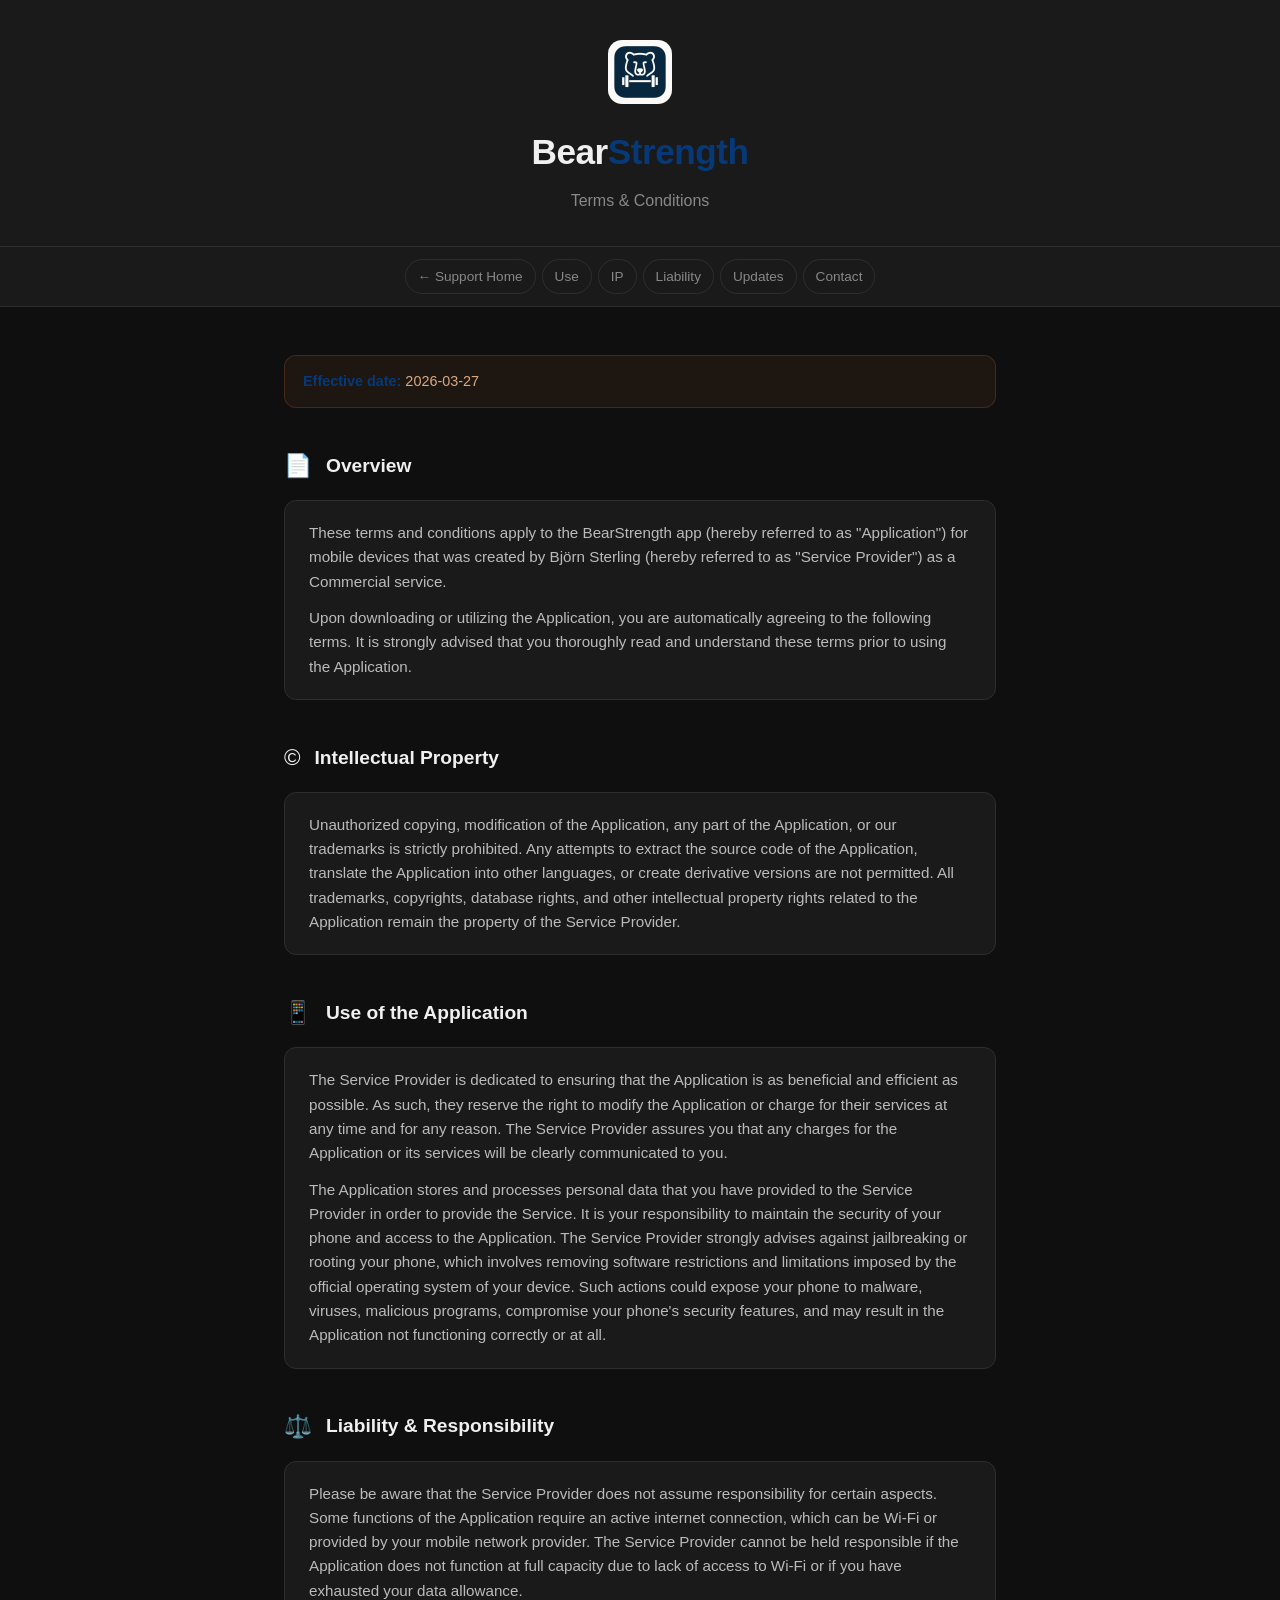
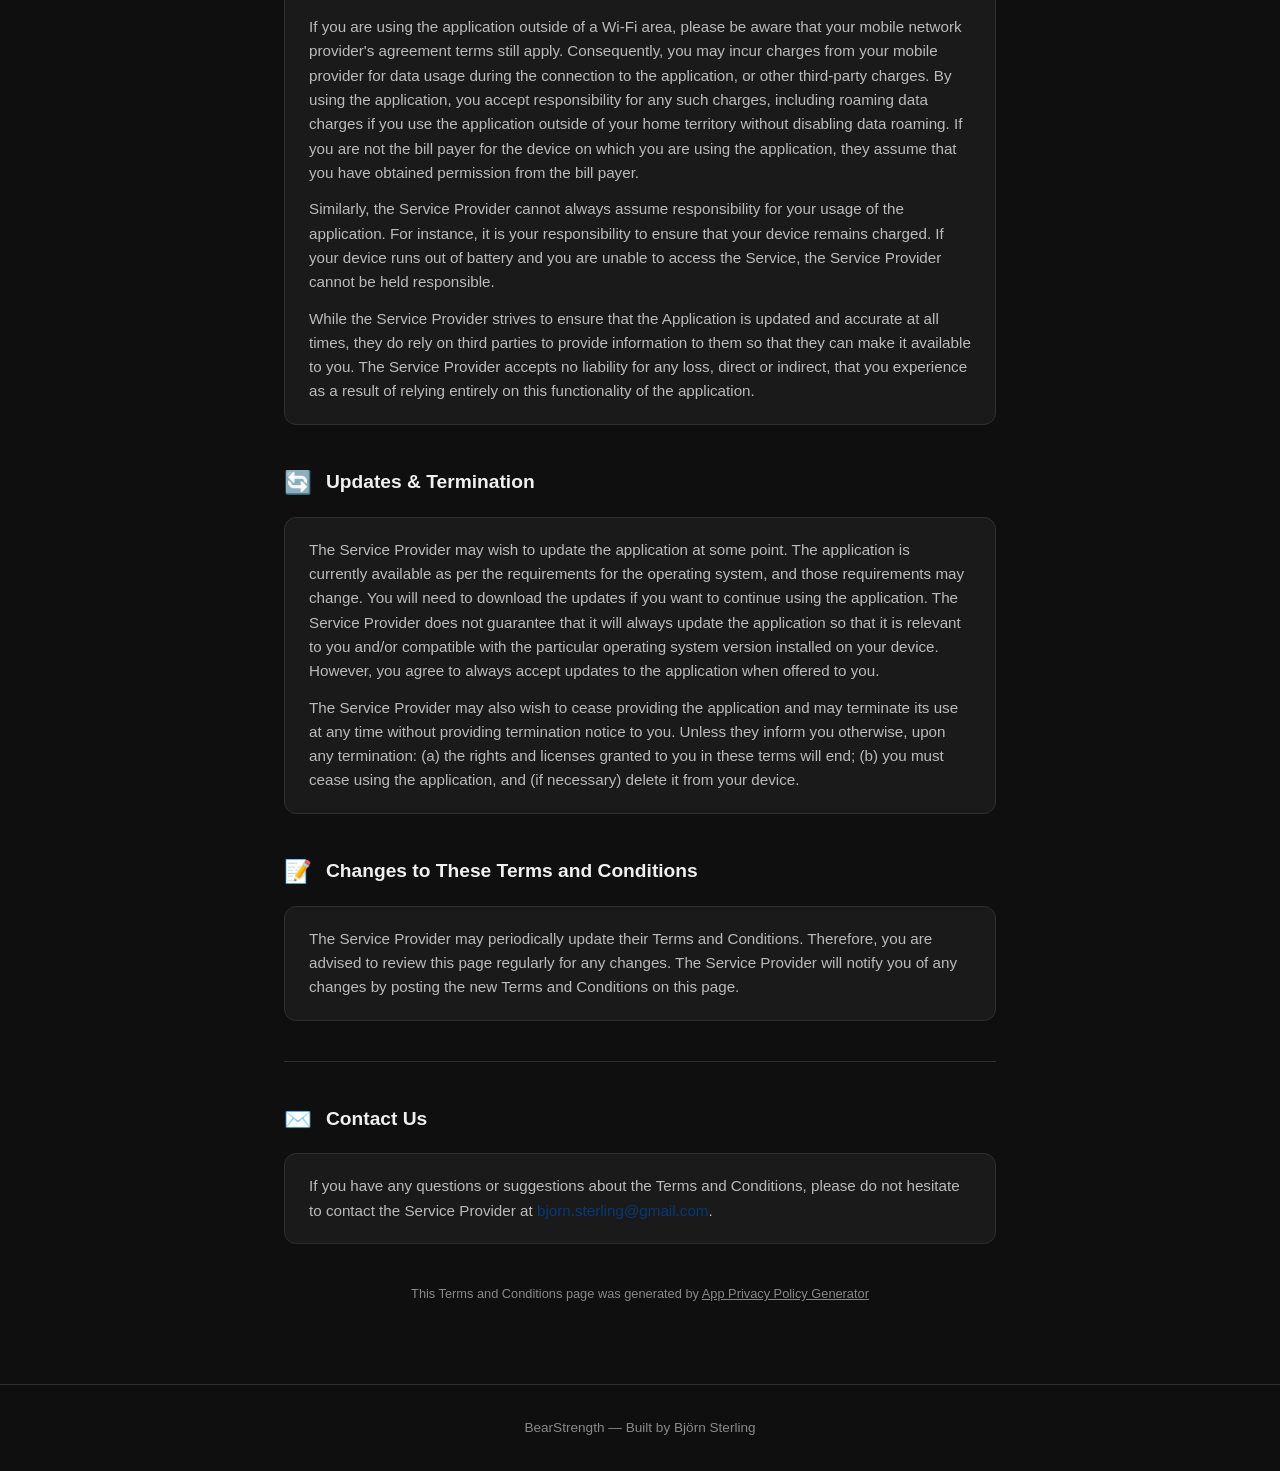
<file: pages/TermsAndCondition.html>
<!DOCTYPE html>
<html lang="en">
<head>
  <meta charset="UTF-8" />
  <meta name="viewport" content="width=device-width, initial-scale=1.0" />
  <title>BearStrength — Terms &amp; Conditions</title>
  <link rel="stylesheet" href="../css/styles.css">
</head>
<body class="page-doc">

<header>
  <img src="../images/AppIcon.png" alt="BearStrength" class="bear">
  <h1>Bear<span>Strength</span></h1>
  <p>Terms &amp; Conditions</p>
</header>

<nav>
  <a href="../index.html">← Support Home</a>
  <a href="#use">Use</a>
  <a href="#ip">IP</a>
  <a href="#liability">Liability</a>
  <a href="#updates">Updates</a>
  <a href="#contact">Contact</a>
</nav>

<main>

  <div class="effective-date">
    <strong>Effective date:</strong> 2026-03-27
  </div>

  <!-- INTRO -->
  <section class="section" id="intro">
    <div class="section-header">
      <span class="icon">📄</span>
      <h2>Overview</h2>
    </div>
    <div class="card">
      <p>These terms and conditions apply to the BearStrength app (hereby referred to as "Application") for mobile devices that was created by Björn Sterling (hereby referred to as "Service Provider") as a Commercial service.</p>
      <p>Upon downloading or utilizing the Application, you are automatically agreeing to the following terms. It is strongly advised that you thoroughly read and understand these terms prior to using the Application.</p>
    </div>
  </section>

  <!-- INTELLECTUAL PROPERTY -->
  <section class="section" id="ip">
    <div class="section-header">
      <span class="icon">©️</span>
      <h2>Intellectual Property</h2>
    </div>
    <div class="card">
      <p>Unauthorized copying, modification of the Application, any part of the Application, or our trademarks is strictly prohibited. Any attempts to extract the source code of the Application, translate the Application into other languages, or create derivative versions are not permitted. All trademarks, copyrights, database rights, and other intellectual property rights related to the Application remain the property of the Service Provider.</p>
    </div>
  </section>

  <!-- USE OF THE APP -->
  <section class="section" id="use">
    <div class="section-header">
      <span class="icon">📱</span>
      <h2>Use of the Application</h2>
    </div>
    <div class="card">
      <p>The Service Provider is dedicated to ensuring that the Application is as beneficial and efficient as possible. As such, they reserve the right to modify the Application or charge for their services at any time and for any reason. The Service Provider assures you that any charges for the Application or its services will be clearly communicated to you.</p>
      <p>The Application stores and processes personal data that you have provided to the Service Provider in order to provide the Service. It is your responsibility to maintain the security of your phone and access to the Application. The Service Provider strongly advises against jailbreaking or rooting your phone, which involves removing software restrictions and limitations imposed by the official operating system of your device. Such actions could expose your phone to malware, viruses, malicious programs, compromise your phone's security features, and may result in the Application not functioning correctly or at all.</p>
    </div>
  </section>

  <!-- LIABILITY -->
  <section class="section" id="liability">
    <div class="section-header">
      <span class="icon">⚖️</span>
      <h2>Liability &amp; Responsibility</h2>
    </div>
    <div class="card">
      <p>Please be aware that the Service Provider does not assume responsibility for certain aspects. Some functions of the Application require an active internet connection, which can be Wi-Fi or provided by your mobile network provider. The Service Provider cannot be held responsible if the Application does not function at full capacity due to lack of access to Wi-Fi or if you have exhausted your data allowance.</p>
      <p>If you are using the application outside of a Wi-Fi area, please be aware that your mobile network provider's agreement terms still apply. Consequently, you may incur charges from your mobile provider for data usage during the connection to the application, or other third-party charges. By using the application, you accept responsibility for any such charges, including roaming data charges if you use the application outside of your home territory without disabling data roaming. If you are not the bill payer for the device on which you are using the application, they assume that you have obtained permission from the bill payer.</p>
      <p>Similarly, the Service Provider cannot always assume responsibility for your usage of the application. For instance, it is your responsibility to ensure that your device remains charged. If your device runs out of battery and you are unable to access the Service, the Service Provider cannot be held responsible.</p>
      <p>While the Service Provider strives to ensure that the Application is updated and accurate at all times, they do rely on third parties to provide information to them so that they can make it available to you. The Service Provider accepts no liability for any loss, direct or indirect, that you experience as a result of relying entirely on this functionality of the application.</p>
    </div>
  </section>

  <!-- UPDATES & TERMINATION -->
  <section class="section" id="updates">
    <div class="section-header">
      <span class="icon">🔄</span>
      <h2>Updates &amp; Termination</h2>
    </div>
    <div class="card">
      <p>The Service Provider may wish to update the application at some point. The application is currently available as per the requirements for the operating system, and those requirements may change. You will need to download the updates if you want to continue using the application. The Service Provider does not guarantee that it will always update the application so that it is relevant to you and/or compatible with the particular operating system version installed on your device. However, you agree to always accept updates to the application when offered to you.</p>
      <p>The Service Provider may also wish to cease providing the application and may terminate its use at any time without providing termination notice to you. Unless they inform you otherwise, upon any termination: (a) the rights and licenses granted to you in these terms will end; (b) you must cease using the application, and (if necessary) delete it from your device.</p>
    </div>
  </section>

  <!-- CHANGES TO TERMS -->
  <section class="section" id="changes">
    <div class="section-header">
      <span class="icon">📝</span>
      <h2>Changes to These Terms and Conditions</h2>
    </div>
    <div class="card">
      <p>The Service Provider may periodically update their Terms and Conditions. Therefore, you are advised to review this page regularly for any changes. The Service Provider will notify you of any changes by posting the new Terms and Conditions on this page.</p>
    </div>
  </section>

  <hr class="divider" />

  <!-- CONTACT -->
  <section class="section" id="contact">
    <div class="section-header">
      <span class="icon">✉️</span>
      <h2>Contact Us</h2>
    </div>
    <div class="card">
      <p>If you have any questions or suggestions about the Terms and Conditions, please do not hesitate to contact the Service Provider at <a href="mailto:bjorn.sterling@gmail.com">bjorn.sterling@gmail.com</a>.</p>
    </div>
  </section>

  <p class="generated-note">This Terms and Conditions page was generated by <a href="https://app-privacy-policy-generator.nisrulz.com/" target="_blank" rel="noopener noreferrer">App Privacy Policy Generator</a></p>

</main>

<footer>
  <p>BearStrength &mdash; Built by Björn Sterling</p>
</footer>

</body>
</html>
</file>
<file: css/styles.css>
/* ============================================================
   Variables & Reset
   ============================================================ */
:root {
  --bg: #0f0f0f;
  --surface: #1a1a1a;
  --surface2: #242424;
  --border: #2e2e2e;
  /* --accent: #e07b39; */
    /* --accent-dim: #b85e22; */
  --accent: #073979;
  --accent-dim: #3979e0;
  --text: #f0f0f0;
  --muted: #888;
  --green: #4caf7d;
  --radius: 12px;
}

* { box-sizing: border-box; margin: 0; padding: 0; }

/* ============================================================
   Base
   ============================================================ */
body {
  background: var(--bg);
  color: var(--text);
  font-family: -apple-system, BlinkMacSystemFont, "Segoe UI", Helvetica, Arial, sans-serif;
  font-size: 16px;
  line-height: 1.6;
}

/* ============================================================
   Header
   ============================================================ */
header {
  background: var(--surface);
  border-bottom: 1px solid var(--border);
  padding: 40px 24px 32px;
  text-align: center;
}

header .bear {
  width: 64px;
  height: 64px;
  margin-bottom: 12px;
  border-radius: 22%;
}

header h1 {
  font-size: 2.2rem;
  font-weight: 800;
  letter-spacing: -0.5px;
}

header h1 span { color: var(--accent); }

header p {
  color: var(--muted);
  margin-top: 8px;
  font-size: 1rem;
}

/* ============================================================
   Nav
   ============================================================ */
nav {
  background: var(--surface);
  border-bottom: 1px solid var(--border);
  display: flex;
  justify-content: center;
  align-items: center;
  gap: 6px;
  padding: 12px 24px;
  flex-wrap: wrap;
  position: sticky;
  top: 0;
  z-index: 100;
}

nav a {
  color: var(--muted);
  text-decoration: none;
  font-size: 0.85rem;
  padding: 6px 12px;
  border-radius: 20px;
  border: 1px solid var(--border);
  transition: all 0.15s;
}

nav a:hover, nav a:focus {
  color: var(--text);
  border-color: var(--accent);
  background: rgba(224, 123, 57, 0.08);
}

/* ============================================================
   Language Toggle
   ============================================================ */
.lang-toggle {
  display: flex;
  background: var(--surface2);
  border: 1px solid var(--border);
  border-radius: 24px;
  overflow: hidden;
  flex-shrink: 0;
}

.lang-btn {
  padding: 6px 14px;
  font-size: 0.82rem;
  font-weight: 600;
  cursor: pointer;
  border: none;
  background: transparent;
  color: var(--muted);
  letter-spacing: 0.5px;
  transition: all 0.15s;
}

.lang-btn.active {
  background: var(--accent);
  color: #fff;
}

/* ============================================================
   Main & Sections
   ============================================================ */
main {
  max-width: 760px;
  margin: 0 auto;
  padding: 48px 24px 80px;
}

.section {
  margin-bottom: 56px;
}

.section-header {
  display: flex;
  align-items: center;
  gap: 14px;
  margin-bottom: 24px;
}

.section-header h2 {
  font-size: 1.5rem;
  font-weight: 700;
}

.icon { font-size: 1.4rem; }

/* ============================================================
   Cards
   ============================================================ */
.card {
  background: var(--surface);
  border: 1px solid var(--border);
  border-radius: var(--radius);
  padding: 20px 24px;
  margin-bottom: 12px;
}

.card h3 {
  font-size: 1rem;
  font-weight: 600;
  margin-bottom: 8px;
  display: flex;
  align-items: center;
  gap: 8px;
}

.card p, .card li {
  color: #bbb;
  font-size: 0.95rem;
}

.card p + p {
  margin-top: 12px;
}

.card a {
  color: var(--accent);
  text-decoration: none;
}

.card a:hover { text-decoration: underline; }

.card ul {
  list-style: none;
  padding: 0;
}

.card ul li {
  padding: 5px 0;
  padding-left: 20px;
  position: relative;
}

.card ul li::before {
  content: "–";
  position: absolute;
  left: 0;
  color: var(--accent);
}

/* ============================================================
   Link Cards (index page)
   ============================================================ */
.link-card {
  background: var(--surface);
  border: 1px solid var(--border);
  border-radius: var(--radius);
  padding: 20px 24px;
  margin-bottom: 12px;
  text-decoration: none;
  display: flex;
  align-items: center;
  justify-content: space-between;
  gap: 16px;
  transition: border-color 0.15s, background 0.15s;
}

.link-card:hover, .link-card:focus {
  border-color: var(--accent);
  background: rgba(224, 123, 57, 0.05);
  outline: none;
}

.link-card-body {
  display: flex;
  align-items: center;
  gap: 16px;
}

.link-card-icon {
  font-size: 1.8rem;
  flex-shrink: 0;
}

.link-card h3 {
  font-size: 1rem;
  font-weight: 600;
  color: var(--text);
  margin-bottom: 4px;
}

.link-card p {
  font-size: 0.88rem;
  color: var(--muted);
}

.link-card-arrow {
  color: var(--accent);
  font-size: 1.2rem;
  flex-shrink: 0;
}

/* ============================================================
   Step Badge (instruction page)
   ============================================================ */
.step-badge {
  background: var(--accent);
  color: #fff;
  font-size: 0.75rem;
  font-weight: 700;
  padding: 4px 10px;
  border-radius: 20px;
  white-space: nowrap;
  letter-spacing: 0.5px;
  text-transform: uppercase;
}

/* ============================================================
   Tip & Note blocks (instruction page)
   ============================================================ */
.tip {
  background: rgba(76, 175, 125, 0.08);
  border: 1px solid rgba(76, 175, 125, 0.25);
  border-radius: var(--radius);
  padding: 14px 18px;
  margin-top: 12px;
  font-size: 0.9rem;
  color: #a0d8b8;
}

.tip strong { color: var(--green); }

.note {
  background: rgba(224, 123, 57, 0.07);
  border: 1px solid rgba(224, 123, 57, 0.2);
  border-radius: var(--radius);
  padding: 14px 18px;
  margin-top: 12px;
  font-size: 0.9rem;
  color: #d9aa82;
}

.note strong { color: var(--accent); }

/* ============================================================
   Sub-steps (instruction page)
   ============================================================ */
.sub-steps {
  counter-reset: sub;
  list-style: none;
  padding: 0;
  margin-top: 12px;
}

.sub-steps li {
  counter-increment: sub;
  padding: 10px 0 10px 40px;
  position: relative;
  border-bottom: 1px solid var(--border);
  font-size: 0.95rem;
  color: #bbb;
}

.sub-steps li:last-child { border-bottom: none; }

.sub-steps li::before {
  content: counter(sub);
  position: absolute;
  left: 0;
  top: 10px;
  background: var(--surface2);
  border: 1px solid var(--border);
  color: var(--accent);
  font-weight: 700;
  font-size: 0.75rem;
  width: 24px;
  height: 24px;
  border-radius: 50%;
  display: flex;
  align-items: center;
  justify-content: center;
  text-align: center;
  line-height: 24px;
}

.sub-steps li strong { color: var(--text); }

/* ============================================================
   Stats grid (instruction page)
   ============================================================ */
.grid-2 {
  display: grid;
  grid-template-columns: 1fr 1fr;
  gap: 12px;
}

.stat-card {
  background: var(--surface);
  border: 1px solid var(--border);
  border-radius: var(--radius);
  padding: 16px 20px;
  text-align: center;
}

.stat-card .stat-icon { font-size: 1.6rem; margin-bottom: 6px; }
.stat-card .stat-label { font-size: 0.82rem; color: var(--muted); margin-bottom: 4px; }
.stat-card .stat-desc { font-size: 0.9rem; color: #ccc; font-weight: 500; }

/* ============================================================
   Tab chips (instruction page)
   ============================================================ */
.tab-row {
  display: flex;
  gap: 8px;
  flex-wrap: wrap;
  margin-top: 12px;
}

.tab-chip {
  background: var(--surface2);
  border: 1px solid var(--border);
  border-radius: 8px;
  padding: 6px 12px;
  font-size: 0.82rem;
  color: #ccc;
  display: flex;
  align-items: center;
  gap: 6px;
}

/* ============================================================
   Document pages — privacy & terms (smaller section headers)
   ============================================================ */
.page-doc .section {
  margin-bottom: 40px;
}

.page-doc .section-header {
  margin-bottom: 16px;
}

.page-doc .section-header h2 {
  font-size: 1.2rem;
}

.page-doc hr.divider {
  margin: 40px 0;
}

.effective-date {
  background: rgba(224, 123, 57, 0.07);
  border: 1px solid rgba(224, 123, 57, 0.2);
  border-radius: var(--radius);
  padding: 14px 18px;
  margin-bottom: 40px;
  font-size: 0.9rem;
  color: #d9aa82;
}

.effective-date strong { color: var(--accent); }

.generated-note {
  font-size: 0.8rem;
  color: var(--muted);
  text-align: center;
  margin-top: 40px;
}

.generated-note a {
  color: var(--muted);
  text-decoration: underline;
}

/* ============================================================
   Divider & Footer
   ============================================================ */
hr.divider {
  border: none;
  border-top: 1px solid var(--border);
  margin: 48px 0;
}

footer {
  text-align: center;
  padding: 32px 24px;
  border-top: 1px solid var(--border);
  color: var(--muted);
  font-size: 0.85rem;
}

/* ============================================================
   Responsive
   ============================================================ */
@media (max-width: 540px) {
  .link-card { padding: 16px 18px; }
  .grid-2 { grid-template-columns: 1fr; }
}

/* ============================================================
   Language visibility
   ============================================================ */
[data-lang] { display: none; }
body.lang-en [data-lang="en"] { display: revert; }
body.lang-sv [data-lang="sv"] { display: revert; }

span[data-lang] { display: none; }
body.lang-en span[data-lang="en"] { display: inline; }
body.lang-sv span[data-lang="sv"] { display: inline; }
</file>
